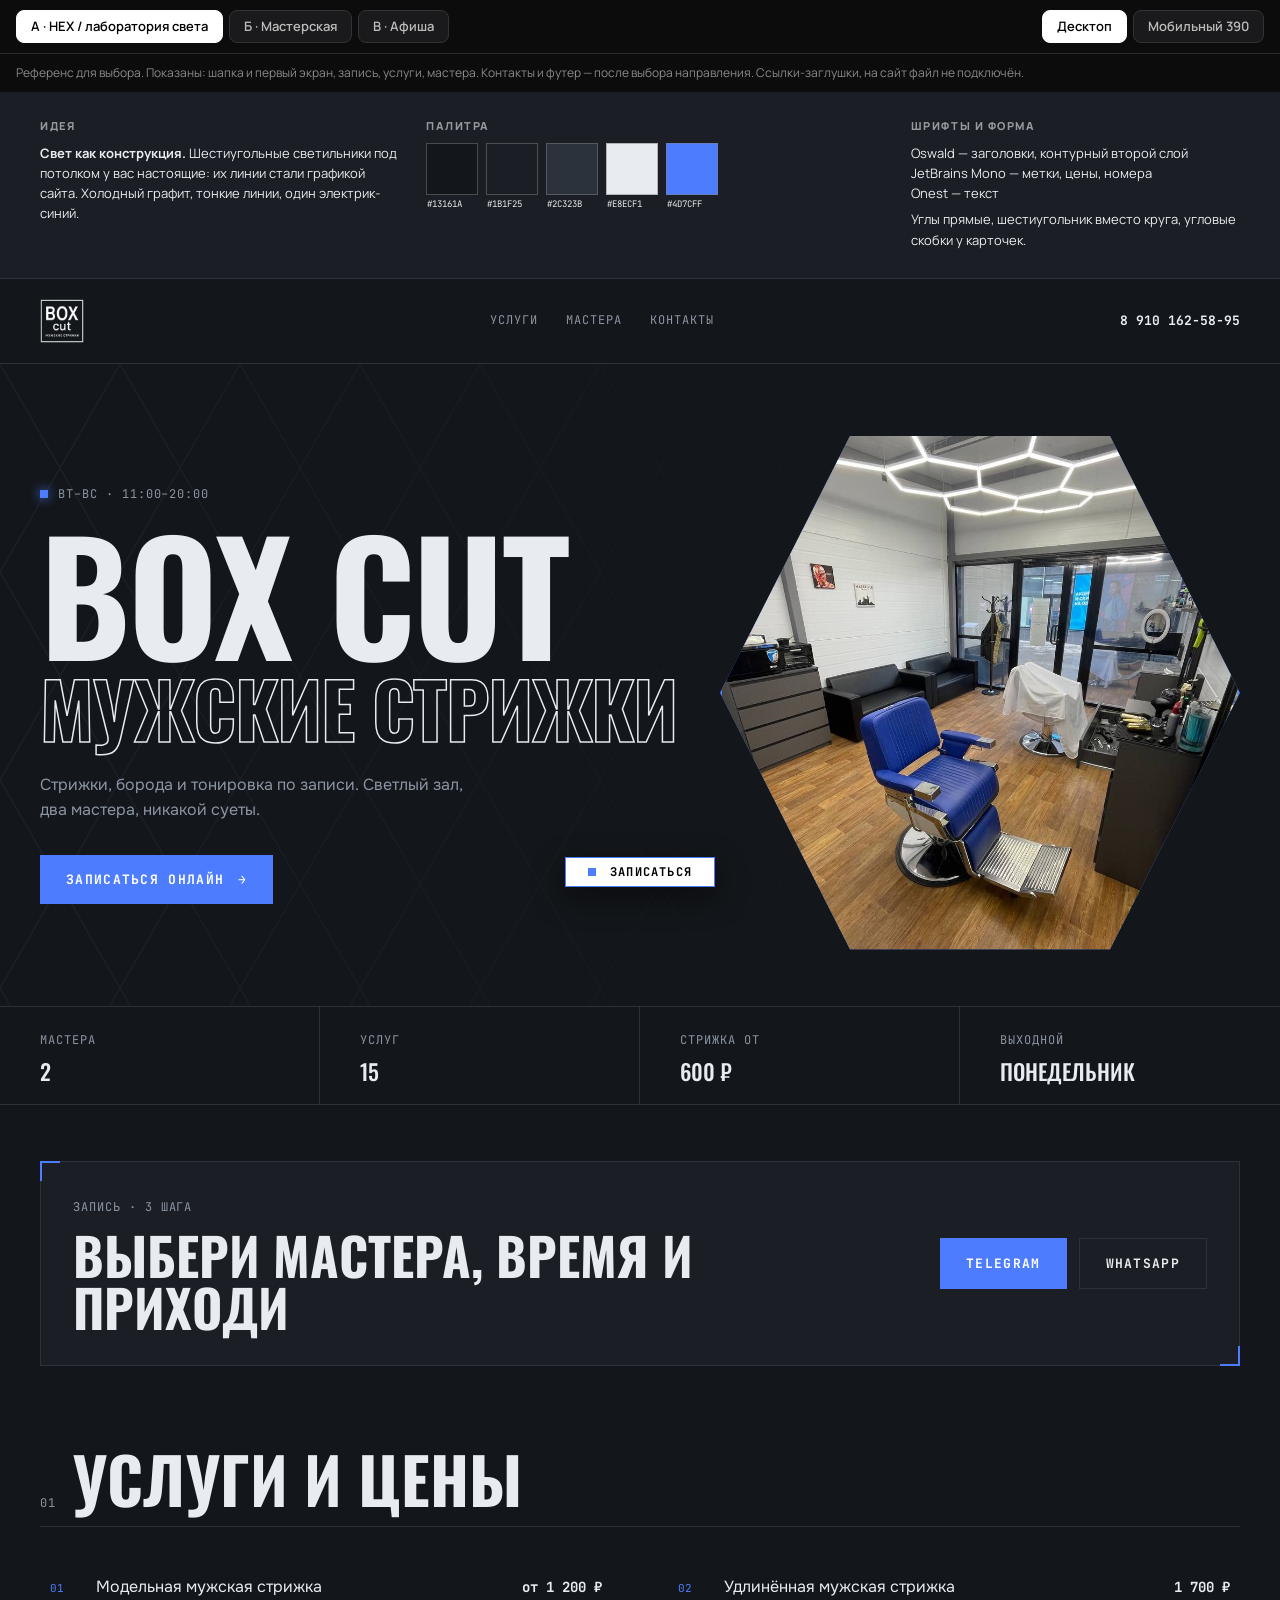
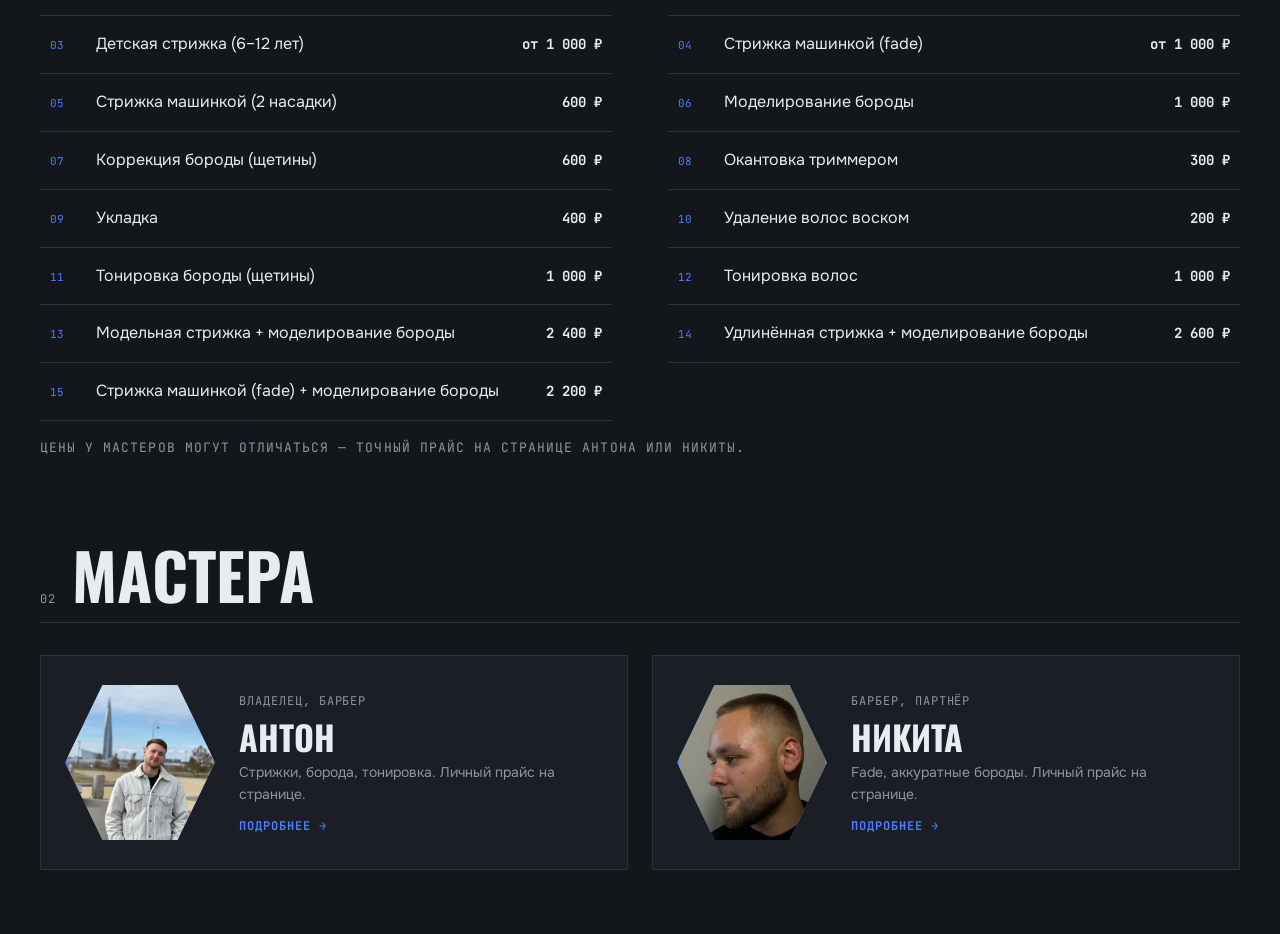
<file: design/redesign/index.html>
<!DOCTYPE html>
<html lang="ru">
<head>
<meta charset="utf-8">
<meta name="viewport" content="width=device-width, initial-scale=1">
<title>BOX cut — редизайн, три направления</title>
<meta name="description" content="Референс: три визуальных направления главной BOX cut. Черновик для выбора, на сайт не подключён.">
<link rel="preconnect" href="https://fonts.googleapis.com">
<link rel="preconnect" href="https://fonts.gstatic.com" crossorigin>
<link rel="stylesheet" href="https://fonts.googleapis.com/css2?family=JetBrains+Mono:wght@400;700&family=Manrope:wght@400;600;800&family=Onest:wght@400;600;800&family=Oswald:wght@500;700&family=Playfair+Display:ital,wght@0,600;0,800;1,600&family=Unbounded:wght@600;900&display=swap">
<style>
/* ============ Обвязка рефа (не часть сайта) ============ */
*{box-sizing:border-box;margin:0;padding:0}
html{scroll-behavior:smooth}
body{font-family:Manrope,sans-serif;background:#0c0c0d;color:#fff;-webkit-font-smoothing:antialiased}
a{color:inherit;text-decoration:none}
img{display:block;max-width:100%}
ul{list-style:none}
.ref-bar{position:sticky;top:0;z-index:50;display:flex;flex-wrap:wrap;gap:8px;align-items:center;justify-content:space-between;padding:10px 16px;background:#0c0c0d;border-bottom:1px solid #2a2a2c;font:600 13px/1 Manrope,sans-serif}
.ref-bar__tabs,.ref-bar__view{display:flex;gap:6px}
.ref-bar button{font:inherit;color:#bbb;background:#1a1a1c;border:1px solid #333;border-radius:8px;padding:9px 14px;cursor:pointer}
.ref-bar button[aria-pressed="true"]{background:#fff;color:#000;border-color:#fff}
.ref-note{padding:10px 16px;font:400 12px/1.5 Manrope,sans-serif;color:#8a8a8e;background:#0c0c0d}
.stage{container-type:inline-size;margin:0 auto;transition:max-width .25s}
.stage.is-mobile{max-width:390px;border-left:1px solid #333;border-right:1px solid #333}
.variant{display:none}
.variant.is-active{display:block}

/* блок «брендбук» в каждом варианте */
.bb{display:grid;grid-template-columns:1.1fr 1.4fr 1fr;gap:24px;padding:28px 40px;font:400 13px/1.55 Manrope,sans-serif;border-bottom:1px solid currentColor}
.bb h4{font:800 11px/1 Manrope,sans-serif;letter-spacing:.14em;text-transform:uppercase;margin-bottom:12px;opacity:.6}
.bb__sw{display:flex;gap:8px;flex-wrap:wrap}
.bb__sw i{display:block;width:52px;height:52px;border:1px solid rgba(128,128,128,.5);position:relative}
.bb__sw i b{position:absolute;left:0;top:56px;font:400 9px/1 'JetBrains Mono',monospace;white-space:nowrap;font-style:normal}
.bb__sw{padding-bottom:16px}
.bb p+p{margin-top:6px}
@container (max-width:800px){.bb{grid-template-columns:1fr;padding:20px 16px}}

/* ============================================================
   ВАРИАНТ А — «HEX / Лаборатория света»
   Графит, тонкие линии, шестиугольник из светильников, электрик-синий
   ============================================================ */
.a{--bg:#13161a;--bg2:#1b1f25;--line:#2c323b;--fg:#e8ecf1;--mute:#8b95a3;--ac:#4d7cff;
   background:var(--bg);color:var(--fg);font:400 16px/1.55 Onest,sans-serif}
.a .bb{background:var(--bg2);border-color:var(--line)}
.a .hex{clip-path:polygon(25% 3%,75% 3%,100% 50%,75% 97%,25% 97%,0 50%)}
.a__mono{font:400 12px/1 'JetBrains Mono',monospace;letter-spacing:.08em;text-transform:uppercase;color:var(--mute)}
.a__top{display:flex;align-items:center;justify-content:space-between;padding:20px 40px;border-bottom:1px solid var(--line)}
.a__top img{height:44px;width:auto}
.a__nav{display:flex;gap:28px}
.a__nav a{font:400 12px/1 'JetBrains Mono',monospace;letter-spacing:.08em;text-transform:uppercase;color:var(--mute);padding:6px 0;border-bottom:1px solid transparent;transition:.2s}
.a__nav a:hover{color:var(--fg);border-color:var(--ac)}
.a__tel{font:700 13px/1 'JetBrains Mono',monospace;color:var(--fg)}
.a__hero{display:grid;grid-template-columns:1.15fr 1fr;gap:0;align-items:center;padding:56px 40px 40px;position:relative;overflow:hidden}
.a__hero::before{content:"";position:absolute;inset:0;background:
  linear-gradient(60deg,transparent 49.6%,var(--line) 49.6%,var(--line) 50.4%,transparent 50.4%) 0 0/120px 208px,
  linear-gradient(-60deg,transparent 49.6%,var(--line) 49.6%,var(--line) 50.4%,transparent 50.4%) 0 0/120px 208px;
  opacity:.35;-webkit-mask:linear-gradient(90deg,#000,transparent 70%);mask:linear-gradient(90deg,#000,transparent 70%)}
.a__hero>*{position:relative}
.a__tag{display:inline-flex;gap:10px;align-items:center;margin-bottom:24px}
.a__tag::before{content:"";width:8px;height:8px;background:var(--ac);box-shadow:0 0 12px var(--ac)}
.a__h1{font:700 clamp(64px,12cqw,168px)/.88 Oswald,sans-serif;text-transform:uppercase;letter-spacing:-.01em}
.a__h1 span{display:block;font-size:.5em;line-height:1;margin-top:.12em;color:transparent;-webkit-text-stroke:1.5px var(--fg)}
.a__lead{max-width:440px;color:var(--mute);margin:28px 0 32px}
.a__btn{display:inline-flex;align-items:center;gap:14px;padding:18px 26px;background:var(--ac);color:#fff;font:700 13px/1 'JetBrains Mono',monospace;letter-spacing:.1em;text-transform:uppercase;transition:.2s;position:relative}
.a__btn:hover{background:#fff;color:#000}
.a__btn--ghost{background:transparent;border:1px solid var(--line);color:var(--fg)}
.a__btn--ghost:hover{border-color:var(--ac);background:transparent;color:var(--ac)}
.a__photo{aspect-ratio:1/1.05;background:var(--ac);padding:2px;justify-self:end;width:min(100%,520px)}
.a__photo img{width:100%;height:100%;object-fit:cover;object-position:50% 40%}
.a__strip{display:grid;grid-template-columns:repeat(4,1fr);border-block:1px solid var(--line)}
.a__strip div{padding:20px 40px;border-right:1px solid var(--line)}
.a__strip div:last-child{border:0}
.a__strip b{display:block;font:500 22px/1.2 Oswald,sans-serif;text-transform:uppercase;margin-top:6px}
.a__book{margin:56px 40px;border:1px solid var(--line);background:var(--bg2);display:grid;grid-template-columns:1fr auto;gap:24px;align-items:center;padding:32px;position:relative}
.a__book::before,.a__book::after{content:"";position:absolute;width:18px;height:18px;border:2px solid var(--ac)}
.a__book::before{left:-1px;top:-1px;border-right:0;border-bottom:0}
.a__book::after{right:-1px;bottom:-1px;border-left:0;border-top:0}
.a__book h2{font:700 clamp(30px,4.6cqw,52px)/1 Oswald,sans-serif;text-transform:uppercase;margin-top:10px}
.a__book-btns{display:flex;gap:12px;flex-wrap:wrap}
.a__sec{padding:24px 40px 64px}
.a__sec-h{display:flex;align-items:baseline;gap:16px;margin-bottom:32px;border-bottom:1px solid var(--line);padding-bottom:16px}
.a__sec-h h2{font:700 clamp(36px,5cqw,64px)/1 Oswald,sans-serif;text-transform:uppercase}
.a__list{display:grid;grid-template-columns:1fr 1fr;column-gap:56px}
.a__row{display:grid;grid-template-columns:34px 1fr auto;gap:12px;align-items:baseline;padding:16px 10px;border-bottom:1px solid var(--line);transition:.2s}
.a__row:hover{background:var(--bg2);box-shadow:inset 2px 0 var(--ac)}
.a__row i{font:400 11px/1 'JetBrains Mono',monospace;color:var(--ac);font-style:normal}
.a__row span:last-child{font:700 14px/1 'JetBrains Mono',monospace;white-space:nowrap}
.a__note{margin-top:20px;font-size:13px}
.a__masters{display:grid;grid-template-columns:1fr 1fr;gap:24px}
.a__m{display:grid;grid-template-columns:150px 1fr;gap:24px;align-items:center;padding:24px;border:1px solid var(--line);background:var(--bg2);transition:.2s}
.a__m:hover{border-color:var(--ac)}
.a__m .hex{aspect-ratio:1/1.1;background:var(--ac);padding:2px}
.a__m img{width:100%;height:100%;object-fit:cover}
.a__m h3{font:700 34px/1 Oswald,sans-serif;text-transform:uppercase;margin:8px 0}
.a__m p{color:var(--mute);font-size:14px}
.a__m em{display:inline-block;margin-top:14px;font:700 12px/1 'JetBrains Mono',monospace;color:var(--ac);font-style:normal;letter-spacing:.08em;text-transform:uppercase}
.a__dock{position:sticky;bottom:14px;z-index:5;display:flex;justify-content:center;pointer-events:none;height:0}
.a__dock a{pointer-events:auto;transform:translateY(-100%);display:flex;gap:14px;align-items:center;padding:14px 22px;background:#fff;color:#000;font:700 12px/1 'JetBrains Mono',monospace;letter-spacing:.1em;text-transform:uppercase;box-shadow:0 0 0 1px var(--ac),0 10px 30px rgba(0,0,0,.5)}
.a__dock a::before{content:"";width:8px;height:8px;background:var(--ac);animation:blink 1.4s infinite}
@keyframes blink{50%{opacity:.2}}
@container (max-width:800px){
  .a__top{padding:14px 16px}.a__nav{display:none}
  .a__hero{grid-template-columns:1fr;padding:32px 16px}
  .a__photo{justify-self:center;width:88%;margin-top:28px}
  .a__strip{grid-template-columns:1fr 1fr}.a__strip div{padding:14px 16px;border-bottom:1px solid var(--line)}
  .a__book{margin:32px 16px;grid-template-columns:1fr;padding:22px 18px}
  .a__sec{padding:16px 16px 48px}.a__list{grid-template-columns:1fr}
  .a__masters{grid-template-columns:1fr}.a__m{grid-template-columns:110px 1fr;gap:16px;padding:16px}
  .a__m h3{font-size:28px}
}

/* ============================================================
   ВАРИАНТ Б — «Мастерская»
   Бумага, чернила, терракота, засечки, штампы и талоны
   ============================================================ */
.b{--paper:#efe6d6;--card:#f9f3e7;--ink:#211b16;--ac:#b5532b;--wood:#8b5a35;--mute:#6d6255;
   background:var(--paper);color:var(--ink);font:400 17px/1.6 Manrope,sans-serif}
.b .bb{background:var(--card);border-color:var(--ink)}
.b__top{background:var(--ink);color:var(--paper);display:flex;justify-content:space-between;align-items:center;padding:14px 40px;font:600 13px/1 Manrope,sans-serif;letter-spacing:.04em}
.b__top img{height:40px;width:auto}
.b__nav{display:flex;gap:30px}
.b__nav a{border-bottom:1px solid transparent;padding-bottom:3px;transition:.2s}
.b__nav a:hover{border-color:var(--ac);color:#fff}
.b__hero{padding:64px 40px 56px;display:grid;grid-template-columns:1.2fr 1fr;gap:48px;align-items:center;border-bottom:3px double var(--ink);margin:0 40px;padding-left:0;padding-right:0}
.b__est{display:flex;gap:14px;align-items:center;font:600 12px/1 Manrope,sans-serif;letter-spacing:.2em;text-transform:uppercase;color:var(--wood);margin-bottom:22px}
.b__est::before,.b__est::after{content:"";height:1px;width:40px;background:var(--wood)}
.b__h1{font:800 clamp(64px,11cqw,150px)/.92 'Playfair Display',serif;letter-spacing:-.02em}
.b__h1 em{display:block;font-size:.5em;line-height:1.05;margin-top:.14em;font-style:italic;font-weight:600;color:var(--ac)}
.b__lead{max-width:460px;margin:26px 0 32px;color:var(--mute);font-size:18px}
.b__btn{display:inline-block;padding:17px 30px;background:var(--ink);color:var(--paper);font:800 14px/1 Manrope,sans-serif;letter-spacing:.06em;text-transform:uppercase;border-radius:2px;transition:.2s;box-shadow:4px 4px 0 var(--ac)}
.b__btn:hover{transform:translate(2px,2px);box-shadow:2px 2px 0 var(--ac)}
.b__btn--alt{background:transparent;color:var(--ink);border:2px solid var(--ink);box-shadow:none;padding:15px 28px}
.b__btn--alt:hover{background:var(--ink);color:var(--paper);transform:none;box-shadow:none}
.b__arch{position:relative;justify-self:center;width:min(100%,440px)}
.b__arch .ph{aspect-ratio:3/4;border-radius:999px 999px 6px 6px;overflow:hidden;border:2px solid var(--ink);box-shadow:8px 8px 0 var(--wood)}
.b__arch img{width:100%;height:100%;object-fit:cover;object-position:50% 45%}
.b__stamp{position:absolute;left:-34px;bottom:34px;width:128px;height:128px;transform:rotate(-14deg);color:var(--ac);background:var(--paper);border-radius:50%}
.b__stamp text{font:800 10.5px Manrope,sans-serif;letter-spacing:.18em;fill:currentColor;text-transform:uppercase}
.b__stamp .c{font:800 30px 'Playfair Display',serif;letter-spacing:0}
.b__ticket{margin:56px 40px;background:var(--card);border:2px dashed var(--ink);border-radius:6px;display:grid;grid-template-columns:1fr auto;gap:28px;padding:32px 40px;position:relative;align-items:center}
.b__ticket::before,.b__ticket::after{content:"";position:absolute;top:50%;width:28px;height:28px;background:var(--paper);border:2px dashed var(--ink);border-radius:50%;margin-top:-14px}
.b__ticket::before{left:-16px;clip-path:inset(0 0 0 50%)}
.b__ticket::after{right:-16px;clip-path:inset(0 50% 0 0)}
.b__ticket small{font:800 11px/1 Manrope,sans-serif;letter-spacing:.2em;text-transform:uppercase;color:var(--ac)}
.b__ticket h2{font:800 clamp(28px,4.2cqw,46px)/1.05 'Playfair Display',serif;margin-top:8px}
.b__ticket p{color:var(--mute);margin-top:6px;font-size:15px}
.b__ticket-btns{display:flex;gap:12px;flex-wrap:wrap}
.b__sec{padding:16px 40px 64px}
.b__sec-h{text-align:center;margin-bottom:36px}
.b__sec-h small{font:800 11px/1 Manrope,sans-serif;letter-spacing:.24em;text-transform:uppercase;color:var(--wood)}
.b__sec-h h2{font:800 clamp(38px,5.4cqw,68px)/1.05 'Playfair Display',serif;margin-top:10px}
.b__sec-h h2 em{font-style:italic;font-weight:600;color:var(--ac)}
.b__orn{display:block;margin:14px auto 0;width:120px;height:14px;background:
  radial-gradient(circle at 50% 50%,var(--ac) 0 4px,transparent 5px),
  linear-gradient(var(--ink),var(--ink)) 0 50%/44px 1px no-repeat,
  linear-gradient(var(--ink),var(--ink)) 100% 50%/44px 1px no-repeat}
.b__menu{background:var(--card);border:2px solid var(--ink);padding:14px;box-shadow:8px 8px 0 var(--wood)}
.b__menu-in{border:1px solid var(--ink);padding:34px 44px;display:grid;grid-template-columns:1fr 1fr;column-gap:64px}
.b__item{display:flex;align-items:baseline;gap:8px;padding:11px 0}
.b__item span:first-child{font:600 19px/1.25 'Playfair Display',serif}
.b__item i{flex:1;border-bottom:2px dotted var(--wood);transform:translateY(-4px);min-width:16px;opacity:.6}
.b__item b{font:800 16px/1 Manrope,sans-serif;white-space:nowrap;color:var(--ac)}
.b__note{text-align:center;margin-top:22px;font-size:14px;color:var(--mute);font-style:italic}
.b__masters{display:grid;grid-template-columns:1fr 1fr;gap:56px;max-width:900px;margin:0 auto;padding-top:14px}
.b__m{background:#fff;padding:14px 14px 22px;border:1px solid #d6cbb6;box-shadow:0 14px 26px -12px rgba(33,27,22,.4);transition:.25s;position:relative}
.b__m:nth-child(1){transform:rotate(-2deg)}.b__m:nth-child(2){transform:rotate(1.6deg)}
.b__m:hover{transform:rotate(0) translateY(-6px)}
.b__m::before{content:"";position:absolute;top:-14px;left:50%;width:96px;height:28px;margin-left:-48px;background:rgba(181,83,43,.35);transform:rotate(-3deg)}
.b__m .ph{aspect-ratio:3/4;overflow:hidden}
.b__m img{width:100%;height:100%;object-fit:cover}
.b__m h3{font:800 34px/1 'Playfair Display',serif;margin:18px 0 4px;text-align:center}
.b__m p{text-align:center;font-style:italic;color:var(--mute)}
.b__m em{display:block;text-align:center;margin-top:12px;font:800 12px/1 Manrope,sans-serif;letter-spacing:.14em;text-transform:uppercase;color:var(--ac);font-style:normal}
.b__dock{position:sticky;bottom:0;z-index:5;display:flex;justify-content:center;gap:16px;align-items:center;padding:12px 16px;background:var(--ink);color:var(--paper);font:600 14px/1 Manrope,sans-serif}
.b__dock a.b__btn{background:var(--ac);color:#fff;box-shadow:none;padding:12px 20px;font-size:13px}
@container (max-width:800px){
  .b__top{padding:12px 16px}.b__nav{display:none}
  .b__hero{grid-template-columns:1fr;margin:0 16px;padding:36px 0;gap:36px}
  .b__stamp{left:-6px;width:100px;height:100px}
  .b__ticket{margin:32px 16px;grid-template-columns:1fr;padding:26px 22px}
  .b__sec{padding:8px 16px 48px}
  .b__menu-in{grid-template-columns:1fr;padding:18px 16px}
  .b__item span:first-child{font-size:16px}
  .b__masters{grid-template-columns:1fr;gap:44px;padding:14px 12px 0}
  .b__dock span{display:none}
}

/* ============================================================
   ВАРИАНТ В — «Афиша», второй заход: чистая типографика
   Светлый лист, тонкие линии, ровная сетка фото, один кобальт
   ============================================================ */
.c{--bg:#f3f3f0;--k:#0d0e12;--mute:#6b6e78;--line:#d9d9d3;--b:#1f3bff;--w:#fff;
   background:var(--bg);color:var(--k);font:400 17px/1.55 Onest,sans-serif}
.c .bb{background:var(--w);border-color:var(--line)}
.c__top{display:flex;justify-content:space-between;align-items:center;padding:20px 40px;background:var(--k);color:#fff}
.c__top img{height:42px;width:auto}
.c__nav{display:flex;gap:36px}
.c__nav a{font:600 13px/1 Onest,sans-serif;letter-spacing:.06em;text-transform:uppercase;padding:6px 0;border-bottom:1px solid transparent;transition:.2s}
.c__nav a:hover{border-color:var(--b);color:#fff}
.c__hero{padding:36px 40px 0}
.c__meta{display:flex;justify-content:space-between;gap:12px;font:600 12px/1 Onest,sans-serif;letter-spacing:.1em;text-transform:uppercase;color:var(--mute);padding-bottom:18px;border-bottom:1px solid var(--line)}
.c__h1{font:800 clamp(56px,22.5cqw,440px)/.86 Onest,sans-serif;text-transform:uppercase;letter-spacing:-.055em;margin:32px 0 0 -.04em}
.c__row{display:grid;grid-template-columns:.8fr 1.6fr;gap:48px;align-items:start;padding:36px 0 56px}
.c__lead{font-size:22px;line-height:1.4;font-weight:600;max-width:400px}
.c__btns{display:flex;gap:12px;flex-wrap:wrap;margin-top:28px}
.c__btn{display:inline-flex;align-items:center;gap:12px;padding:19px 30px;background:var(--b);color:#fff;font:700 14px/1 Onest,sans-serif;letter-spacing:.06em;text-transform:uppercase;transition:.2s;border:1px solid var(--b)}
.c__btn:hover{background:var(--k);border-color:var(--k)}
.c__btn--w{background:transparent;color:var(--k);border-color:var(--k)}
.c__btn--w:hover{background:var(--k);color:#fff}
.c__coll{display:grid;grid-template-columns:1fr 1.3fr 1fr;gap:12px;align-items:end}
.c__coll figure{overflow:hidden;background:var(--line)}
.c__coll figure:nth-child(2){transform:translateY(-32px)}
.c__coll img{width:100%;aspect-ratio:3/4;object-fit:cover;transition:transform .5s}
.c__coll figure:hover img{transform:scale(1.04)}
.c__marq{border-block:1px solid var(--line);overflow:hidden;white-space:nowrap;padding:18px 0;font:800 22px/1 Onest,sans-serif;text-transform:uppercase;letter-spacing:-.01em;background:var(--bg)}
.c__marq div{display:inline-block;animation:marq 26s linear infinite}
@keyframes marq{to{transform:translateX(-50%)}}
.c__marq span{margin:0 30px;display:inline-flex;align-items:center;gap:60px}
.c__marq span::after{content:"";width:8px;height:8px;background:var(--b)}
.c__book{background:var(--b);color:#fff;padding:72px 40px;display:grid;grid-template-columns:1.3fr 1fr;gap:48px;align-items:end}
.c__book h2{font:800 clamp(38px,6.6cqw,104px)/.92 Onest,sans-serif;text-transform:uppercase;letter-spacing:-.04em}
.c__book-b{display:grid;gap:0;border-top:1px solid rgba(255,255,255,.4)}
.c__book-b a{display:flex;justify-content:space-between;align-items:center;padding:24px 4px;border-bottom:1px solid rgba(255,255,255,.4);font:700 20px/1 Onest,sans-serif;text-transform:uppercase;letter-spacing:.02em;transition:.2s}
.c__book-b a:hover{padding-inline:16px;background:#fff;color:var(--b)}
.c__sec{padding:88px 40px 24px}
.c__sec h2{font:800 clamp(44px,10cqw,160px)/.86 Onest,sans-serif;text-transform:uppercase;letter-spacing:-.055em;margin-bottom:44px;display:flex;align-items:flex-start;gap:14px}
.c__sec h2 sup{font:600 13px/1 Onest,sans-serif;letter-spacing:.08em;color:var(--b);margin-top:.6em}
.c__s{display:grid;grid-template-columns:1fr auto;gap:16px;align-items:baseline;padding:22px 0;border-top:1px solid var(--line);transition:.2s}
.c__s:last-of-type{border-bottom:1px solid var(--line)}
.c__s:hover{color:var(--b);padding-inline:12px}
.c__s h3{font:600 clamp(18px,2.4cqw,28px)/1.2 Onest,sans-serif}
.c__s b{font:700 clamp(16px,2cqw,24px)/1 Onest,sans-serif;white-space:nowrap;font-variant-numeric:tabular-nums}
.c__note{margin-top:20px;font-size:14px;color:var(--mute)}
.c__ms{display:grid;grid-template-columns:1fr 1fr;gap:12px;padding:0 40px}
.c__m{display:block}
.c__m .ph{position:relative;aspect-ratio:4/5;overflow:hidden;background:var(--line)}
.c__m img{position:absolute;inset:0;width:100%;height:100%;object-fit:cover;filter:grayscale(1);transition:filter .4s,transform .6s}
.c__m:hover img{filter:none;transform:scale(1.03)}
.c__m div.cap{display:flex;justify-content:space-between;align-items:baseline;gap:12px;padding:18px 0 4px;border-bottom:1px solid var(--line)}
.c__m h3{font:800 clamp(34px,6.4cqw,96px)/.9 Onest,sans-serif;text-transform:uppercase;letter-spacing:-.05em}
.c__m span{font:600 13px/1.2 Onest,sans-serif;letter-spacing:.08em;text-transform:uppercase;color:var(--mute);text-align:right}
.c__dock{position:sticky;bottom:16px;z-index:5;height:0;display:flex;justify-content:flex-end;padding-right:16px}
.c__dock a{transform:translateY(-100%);padding:16px 24px;background:var(--k);color:#fff;font:700 13px/1 Onest,sans-serif;letter-spacing:.08em;text-transform:uppercase;box-shadow:0 8px 24px rgba(13,14,18,.25);transition:.2s;display:flex;gap:10px;align-items:center}
.c__dock a::before{content:"";width:8px;height:8px;background:var(--b);border-radius:50%}
.c__dock a:hover{background:var(--b)}
@container (max-width:800px){
  .c__top{padding:14px 16px}.c__nav{display:none}
  .c__hero{padding:24px 16px 0}
  .c__meta span:nth-child(2){display:none}
  .c__h1{font-size:21cqw;margin-top:22px}
  .c__row{grid-template-columns:1fr;gap:32px;padding:24px 0 40px}
  .c__lead{font-size:19px}
  .c__coll{gap:8px}.c__coll figure:nth-child(2){transform:none}
  .c__marq{font-size:15px;padding:14px 0}.c__marq span{gap:36px;margin:0 18px}
  .c__book{grid-template-columns:1fr;padding:48px 16px;gap:32px}
  .c__book-b a{font-size:17px;padding:20px 2px}
  .c__sec{padding:56px 16px 16px}
  .c__s{padding:16px 0}
  .c__ms{grid-template-columns:1fr;padding:0 16px}
  .c__m .ph{aspect-ratio:1/1}
  .c__dock a{padding:14px 18px}
}
</style>

</head>
<body>

<div class="ref-bar">
  <div class="ref-bar__tabs" role="tablist" aria-label="Направления">
    <button role="tab" data-v="a" aria-pressed="true">А · HEX / лаборатория света</button>
    <button role="tab" data-v="b" aria-pressed="false">Б · Мастерская</button>
    <button role="tab" data-v="c" aria-pressed="false">В · Афиша</button>
  </div>
  <div class="ref-bar__view">
    <button data-w="d" aria-pressed="true">Десктоп</button>
    <button data-w="m" aria-pressed="false">Мобильный 390</button>
  </div>
</div>
<p class="ref-note">Референс для выбора. Показаны: шапка и первый экран, запись, услуги, мастера. Контакты и футер — после выбора направления. Ссылки-заглушки, на сайт файл не подключён.</p>

<div class="stage" id="stage">

<!-- ======================= А ======================= -->
<div class="variant a is-active" id="v-a">
  <div class="bb">
    <div><h4>Идея</h4><p><b>Свет как конструкция.</b> Шестиугольные светильники под потолком у вас настоящие: их линии стали графикой сайта. Холодный графит, тонкие линии, один электрик-синий.</p></div>
    <div><h4>Палитра</h4><div class="bb__sw">
      <i style="background:#13161a"><b>#13161A</b></i><i style="background:#1b1f25"><b>#1B1F25</b></i><i style="background:#2c323b"><b>#2C323B</b></i><i style="background:#e8ecf1"><b>#E8ECF1</b></i><i style="background:#4d7cff"><b>#4D7CFF</b></i></div></div>
    <div><h4>Шрифты и форма</h4><p>Oswald — заголовки, контурный второй слой<br>JetBrains Mono — метки, цены, номера<br>Onest — текст</p><p>Углы прямые, шестиугольник вместо круга, угловые скобки у карточек.</p></div>
  </div>

  <header class="a__top">
    <img src="../../assets/brand/logo-white.png" alt="BOX cut">
    <nav class="a__nav" aria-label="Меню"><a href="#">Услуги</a><a href="#">Мастера</a><a href="#">Контакты</a></nav>
    <a class="a__tel" href="tel:+79101625895">8 910 162-58-95</a>
  </header>

  <section class="a__hero">
    <div>
      <div class="a__tag a__mono">Вт–Вс · 11:00–20:00</div>
      <h1 class="a__h1">BOX cut<span>мужские стрижки</span></h1>
      <p class="a__lead">Стрижки, борода и тонировка по записи. Светлый зал, два мастера, никакой суеты.</p>
      <a class="a__btn" href="#">Записаться онлайн <span>→</span></a>
    </div>
    <div class="a__photo hex"><img src="../../assets/interior/hall-lights.jpg" alt="Зал барбершопа BOX cut с шестиугольными светильниками"></div>
  </section>

  <div class="a__strip">
    <div><span class="a__mono">Мастера</span><b>2</b></div>
    <div><span class="a__mono">Услуг</span><b>15</b></div>
    <div><span class="a__mono">Стрижка от</span><b>600 ₽</b></div>
    <div><span class="a__mono">Выходной</span><b>Понедельник</b></div>
  </div>

  <section class="a__book">
    <div><span class="a__mono">Запись · 3 шага</span><h2>Выбери мастера, время и приходи</h2></div>
    <div class="a__book-btns"><a class="a__btn" href="#">Telegram</a><a class="a__btn a__btn--ghost" href="#">WhatsApp</a></div>
  </section>

  <section class="a__sec">
    <div class="a__sec-h"><span class="a__mono">01</span><h2>Услуги и цены</h2></div>
    <ul class="a__list">
      <li class="a__row"><i>01</i><span>Модельная мужская стрижка</span><span>от 1 200 ₽</span></li>
      <li class="a__row"><i>02</i><span>Удлинённая мужская стрижка</span><span>1 700 ₽</span></li>
      <li class="a__row"><i>03</i><span>Детская стрижка (6–12 лет)</span><span>от 1 000 ₽</span></li>
      <li class="a__row"><i>04</i><span>Стрижка машинкой (fade)</span><span>от 1 000 ₽</span></li>
      <li class="a__row"><i>05</i><span>Стрижка машинкой (2 насадки)</span><span>600 ₽</span></li>
      <li class="a__row"><i>06</i><span>Моделирование бороды</span><span>1 000 ₽</span></li>
      <li class="a__row"><i>07</i><span>Коррекция бороды (щетины)</span><span>600 ₽</span></li>
      <li class="a__row"><i>08</i><span>Окантовка триммером</span><span>300 ₽</span></li>
      <li class="a__row"><i>09</i><span>Укладка</span><span>400 ₽</span></li>
      <li class="a__row"><i>10</i><span>Удаление волос воском</span><span>200 ₽</span></li>
      <li class="a__row"><i>11</i><span>Тонировка бороды (щетины)</span><span>1 000 ₽</span></li>
      <li class="a__row"><i>12</i><span>Тонировка волос</span><span>1 000 ₽</span></li>
      <li class="a__row"><i>13</i><span>Модельная стрижка + моделирование бороды</span><span>2 400 ₽</span></li>
      <li class="a__row"><i>14</i><span>Удлинённая стрижка + моделирование бороды</span><span>2 600 ₽</span></li>
      <li class="a__row"><i>15</i><span>Стрижка машинкой (fade) + моделирование бороды</span><span>2 200 ₽</span></li>
    </ul>
    <p class="a__note a__mono">Цены у мастеров могут отличаться — точный прайс на странице Антона или Никиты.</p>
  </section>

  <section class="a__sec">
    <div class="a__sec-h"><span class="a__mono">02</span><h2>Мастера</h2></div>
    <div class="a__masters">
      <a class="a__m" href="#"><div class="hex"><img src="../../assets/anton/portrait.jpg" alt="Антон, владелец и барбер"></div><div><span class="a__mono">Владелец, барбер</span><h3>Антон</h3><p>Стрижки, борода, тонировка. Личный прайс на странице.</p><em>Подробнее →</em></div></a>
      <a class="a__m" href="#"><div class="hex"><img src="../../assets/nikita/portrait.jpg" alt="Никита, барбер и партнёр"></div><div><span class="a__mono">Барбер, партнёр</span><h3>Никита</h3><p>Fade, аккуратные бороды. Личный прайс на странице.</p><em>Подробнее →</em></div></a>
    </div>
  </section>
  <div class="a__dock"><a href="#">Записаться</a></div>
</div>

<!-- ======================= Б ======================= -->
<div class="variant b" id="v-b">
  <div class="bb">
    <div><h4>Идея</h4><p><b>Цирюльня, но современная.</b> Тёплое дерево пола, бумага, чернила. Меню услуг как в хорошей кофейне, талон вместо кнопки, карточки мастеров как снимки на пробковой доске.</p></div>
    <div><h4>Палитра</h4><div class="bb__sw">
      <i style="background:#efe6d6"><b>#EFE6D6</b></i><i style="background:#f9f3e7"><b>#F9F3E7</b></i><i style="background:#211b16"><b>#211B16</b></i><i style="background:#8b5a35"><b>#8B5A35</b></i><i style="background:#b5532b"><b>#B5532B</b></i></div></div>
    <div><h4>Шрифты и форма</h4><p>Playfair Display — заголовки, курсив для акцента<br>Manrope — текст и метки</p><p>Двойные линии, пунктирные «выкройки», арка для фото, жёсткие смещённые тени.</p></div>
  </div>

  <header class="b__top">
    <img src="../../assets/brand/logo-white.png" alt="BOX cut">
    <nav class="b__nav" aria-label="Меню"><a href="#">Услуги и цены</a><a href="#">Мастера</a><a href="#">Контакты</a></nav>
    <a href="tel:+79101625895">8 910 162-58-95</a>
  </header>

  <section class="b__hero">
    <div>
      <div class="b__est">Вт–Вс · 11:00–20:00</div>
      <h1 class="b__h1">BOX cut <em>мужские стрижки</em></h1>
      <p class="b__lead">Стрижки, борода и тонировка по записи. Два мастера, светлый зал и кресло, в котором не хочется спешить.</p>
      <a class="b__btn" href="#">Записаться онлайн</a>
    </div>
    <div class="b__arch">
      <div class="ph"><img src="../../assets/interior/chair-front.jpg" alt="Синее барберское кресло у зеркала в BOX cut"></div>
      <svg class="b__stamp" viewBox="0 0 120 120" aria-hidden="true"><defs><path id="circ" d="M60,60 m-44,0 a44,44 0 1,1 88,0 a44,44 0 1,1 -88,0"/></defs><circle cx="60" cy="60" r="57" fill="none" stroke="currentColor" stroke-width="2"/><circle cx="60" cy="60" r="30" fill="none" stroke="currentColor" stroke-width="1"/><text><textPath href="#circ">Барбершоп · по записи ·</textPath></text><text class="c" x="60" y="70" text-anchor="middle">B</text></svg>
    </div>
  </section>

  <section class="b__ticket">
    <div><small>Талон · №1</small><h2>Запишитесь на удобное время</h2><p>Выберите мастера и час в мессенджере, остальное мы возьмём на себя.</p></div>
    <div class="b__ticket-btns"><a class="b__btn" href="#">Telegram</a><a class="b__btn b__btn--alt" href="#">WhatsApp</a></div>
  </section>

  <section class="b__sec">
    <div class="b__sec-h"><small>Прейскурант</small><h2>Услуги <em>и цены</em></h2><span class="b__orn"></span></div>
    <div class="b__menu"><div class="b__menu-in">
      <div class="b__item"><span>Модельная мужская стрижка</span><i></i><b>от 1 200 ₽</b></div>
      <div class="b__item"><span>Удлинённая мужская стрижка</span><i></i><b>1 700 ₽</b></div>
      <div class="b__item"><span>Детская стрижка (6–12 лет)</span><i></i><b>от 1 000 ₽</b></div>
      <div class="b__item"><span>Стрижка машинкой (fade)</span><i></i><b>от 1 000 ₽</b></div>
      <div class="b__item"><span>Стрижка машинкой (2 насадки)</span><i></i><b>600 ₽</b></div>
      <div class="b__item"><span>Моделирование бороды</span><i></i><b>1 000 ₽</b></div>
      <div class="b__item"><span>Коррекция бороды (щетины)</span><i></i><b>600 ₽</b></div>
      <div class="b__item"><span>Окантовка триммером</span><i></i><b>300 ₽</b></div>
      <div class="b__item"><span>Укладка</span><i></i><b>400 ₽</b></div>
      <div class="b__item"><span>Удаление волос воском</span><i></i><b>200 ₽</b></div>
      <div class="b__item"><span>Тонировка бороды (щетины)</span><i></i><b>1 000 ₽</b></div>
      <div class="b__item"><span>Тонировка волос</span><i></i><b>1 000 ₽</b></div>
      <div class="b__item"><span>Модельная стрижка + моделирование бороды</span><i></i><b>2 400 ₽</b></div>
      <div class="b__item"><span>Удлинённая стрижка + моделирование бороды</span><i></i><b>2 600 ₽</b></div>
      <div class="b__item"><span>Стрижка машинкой (fade) + моделирование бороды</span><i></i><b>2 200 ₽</b></div>
    </div></div>
    <p class="b__note">Цены у мастеров могут отличаться — точный прайс на странице Антона или Никиты.</p>
  </section>

  <section class="b__sec">
    <div class="b__sec-h"><small>Кто стрижёт</small><h2>Наши <em>мастера</em></h2><span class="b__orn"></span></div>
    <div class="b__masters">
      <a class="b__m" href="#"><div class="ph"><img src="../../assets/anton/portrait.jpg" alt="Антон, владелец и барбер"></div><h3>Антон</h3><p>Владелец, барбер</p><em>Подробнее</em></a>
      <a class="b__m" href="#"><div class="ph"><img src="../../assets/nikita/portrait.jpg" alt="Никита, барбер и партнёр"></div><h3>Никита</h3><p>Барбер, партнёр</p><em>Подробнее</em></a>
    </div>
  </section>
  <div class="b__dock"><span>Вт–Вс · 11:00–20:00</span><a class="b__btn" href="#">Записаться</a></div>
</div>

<!-- ======================= В ======================= -->
<div class="variant c" id="v-c">
  <div class="bb">
    <div><h4>Идея</h4><p><b>Журнальная типографика.</b> Светлый лист, огромный плотный заголовок, тонкие линии-разделители и один кобальт из вашего кресла. Без рамок, теней и наклонов: работают только кегль, сетка и фото.</p></div>
    <div><h4>Палитра</h4><div class="bb__sw">
      <i style="background:#f3f3f0"><b>#F3F3F0</b></i><i style="background:#0d0e12"><b>#0D0E12</b></i><i style="background:#d9d9d3"><b>#D9D9D3</b></i><i style="background:#6b6e78"><b>#6B6E78</b></i><i style="background:#1f3bff"><b>#1F3BFF</b></i></div></div>
    <div><h4>Шрифты и форма</h4><p>Onest 800 — заголовки, плотный трекинг<br>Onest 400–600 — текст и метки</p><p>Прямые углы, линии 1px, ровные фото одной сетки, цвет мастеров проявляется по наведению.</p></div>
  </div>

  <header class="c__top">
    <img src="../../assets/brand/logo-white.png" alt="BOX cut">
    <nav class="c__nav" aria-label="Меню"><a href="#">Услуги</a><a href="#">Мастера</a><a href="#">Контакты</a></nav>
  </header>

  <section class="c__hero">
    <div class="c__meta"><span>Вт–Вс 11:00–20:00</span><span>Понедельник выходной</span><span>8 910 162-58-95</span></div>
    <h1 class="c__h1">BOX cut</h1>
    <div class="c__row">
      <div><p class="c__lead">Мужские стрижки, борода и тонировка по записи.</p>
        <div class="c__btns"><a class="c__btn" href="#">Записаться →</a><a class="c__btn c__btn--w" href="#">Цены</a></div></div>
      <div class="c__coll">
        <figure><img src="../../assets/interior/chair-front.jpg" alt="Кресло и зеркала"></figure>
        <figure><img src="../../assets/interior/hall-lights.jpg" alt="Зал с шестиугольными светильниками"></figure>
        <figure><img src="../../assets/interior/tools.jpg" alt="Инструмент мастера"></figure>
      </div>
    </div>
  </section>

  <div class="c__marq" aria-hidden="true"><div><span>Стрижки</span><span>Борода</span><span>Тонировка</span><span>Fade</span><span>Укладка</span><span>Стрижки</span><span>Борода</span><span>Тонировка</span><span>Fade</span><span>Укладка</span><span>Стрижки</span><span>Борода</span><span>Тонировка</span><span>Fade</span><span>Укладка</span><span>Стрижки</span><span>Борода</span><span>Тонировка</span><span>Fade</span><span>Укладка</span></div></div>

  <section class="c__book">
    <h2>Записаться на стрижку</h2>
    <div class="c__book-b"><a href="#">Telegram <span>→</span></a><a href="#">WhatsApp <span>→</span></a></div>
  </section>

  <section class="c__sec">
    <h2>Услуги<sup>15</sup></h2>
    <div>
      <div class="c__s"><h3>Модельная мужская стрижка</h3><b>от 1 200 ₽</b></div>
      <div class="c__s"><h3>Удлинённая мужская стрижка</h3><b>1 700 ₽</b></div>
      <div class="c__s"><h3>Детская стрижка (6–12 лет)</h3><b>от 1 000 ₽</b></div>
      <div class="c__s"><h3>Стрижка машинкой (fade)</h3><b>от 1 000 ₽</b></div>
      <div class="c__s"><h3>Стрижка машинкой (2 насадки)</h3><b>600 ₽</b></div>
      <div class="c__s"><h3>Моделирование бороды</h3><b>1 000 ₽</b></div>
      <div class="c__s"><h3>Коррекция бороды (щетины)</h3><b>600 ₽</b></div>
      <div class="c__s"><h3>Окантовка триммером</h3><b>300 ₽</b></div>
      <div class="c__s"><h3>Укладка</h3><b>400 ₽</b></div>
      <div class="c__s"><h3>Удаление волос воском</h3><b>200 ₽</b></div>
      <div class="c__s"><h3>Тонировка бороды (щетины)</h3><b>1 000 ₽</b></div>
      <div class="c__s"><h3>Тонировка волос</h3><b>1 000 ₽</b></div>
      <div class="c__s"><h3>Модельная стрижка + моделирование бороды</h3><b>2 400 ₽</b></div>
      <div class="c__s"><h3>Удлинённая стрижка + моделирование бороды</h3><b>2 600 ₽</b></div>
      <div class="c__s"><h3>Стрижка машинкой (fade) + моделирование бороды</h3><b>2 200 ₽</b></div>
    </div>
    <p class="c__note">Цены у мастеров могут отличаться — точный прайс на странице Антона или Никиты.</p>
  </section>

  <section class="c__sec" style="padding-bottom:0">
    <h2>Мастера</h2>
  </section>
  <div class="c__ms">
    <a class="c__m" href="#"><div class="ph"><img src="../../assets/anton/portrait.jpg" alt="Антон, владелец и барбер"></div><div class="cap"><h3>Антон</h3><span>Владелец, барбер</span></div></a>
    <a class="c__m" href="#"><div class="ph"><img src="../../assets/nikita/portrait.jpg" alt="Никита, барбер и партнёр"></div><div class="cap"><h3>Никита</h3><span>Барбер, партнёр</span></div></a>
  </div>
  <div style="height:56px"></div>
  <div class="c__dock"><a href="#">Записаться</a></div>
</div>

</div>

<script>
(function(){
  'use strict';
  var stage=document.getElementById('stage');
  document.querySelectorAll('[data-v]').forEach(function(b){
    b.addEventListener('click',function(){
      document.querySelectorAll('[data-v]').forEach(function(x){x.setAttribute('aria-pressed',x===b)});
      document.querySelectorAll('.variant').forEach(function(v){v.classList.toggle('is-active',v.id==='v-'+b.dataset.v)});
      window.scrollTo(0,0);
    });
  });
  document.querySelectorAll('[data-w]').forEach(function(b){
    b.addEventListener('click',function(){
      document.querySelectorAll('[data-w]').forEach(function(x){x.setAttribute('aria-pressed',x===b)});
      stage.classList.toggle('is-mobile',b.dataset.w==='m');
    });
  });
  document.querySelectorAll('a[href="#"]').forEach(function(a){a.addEventListener('click',function(e){e.preventDefault()})});
})();
</script>
</body>
</html>
</file>
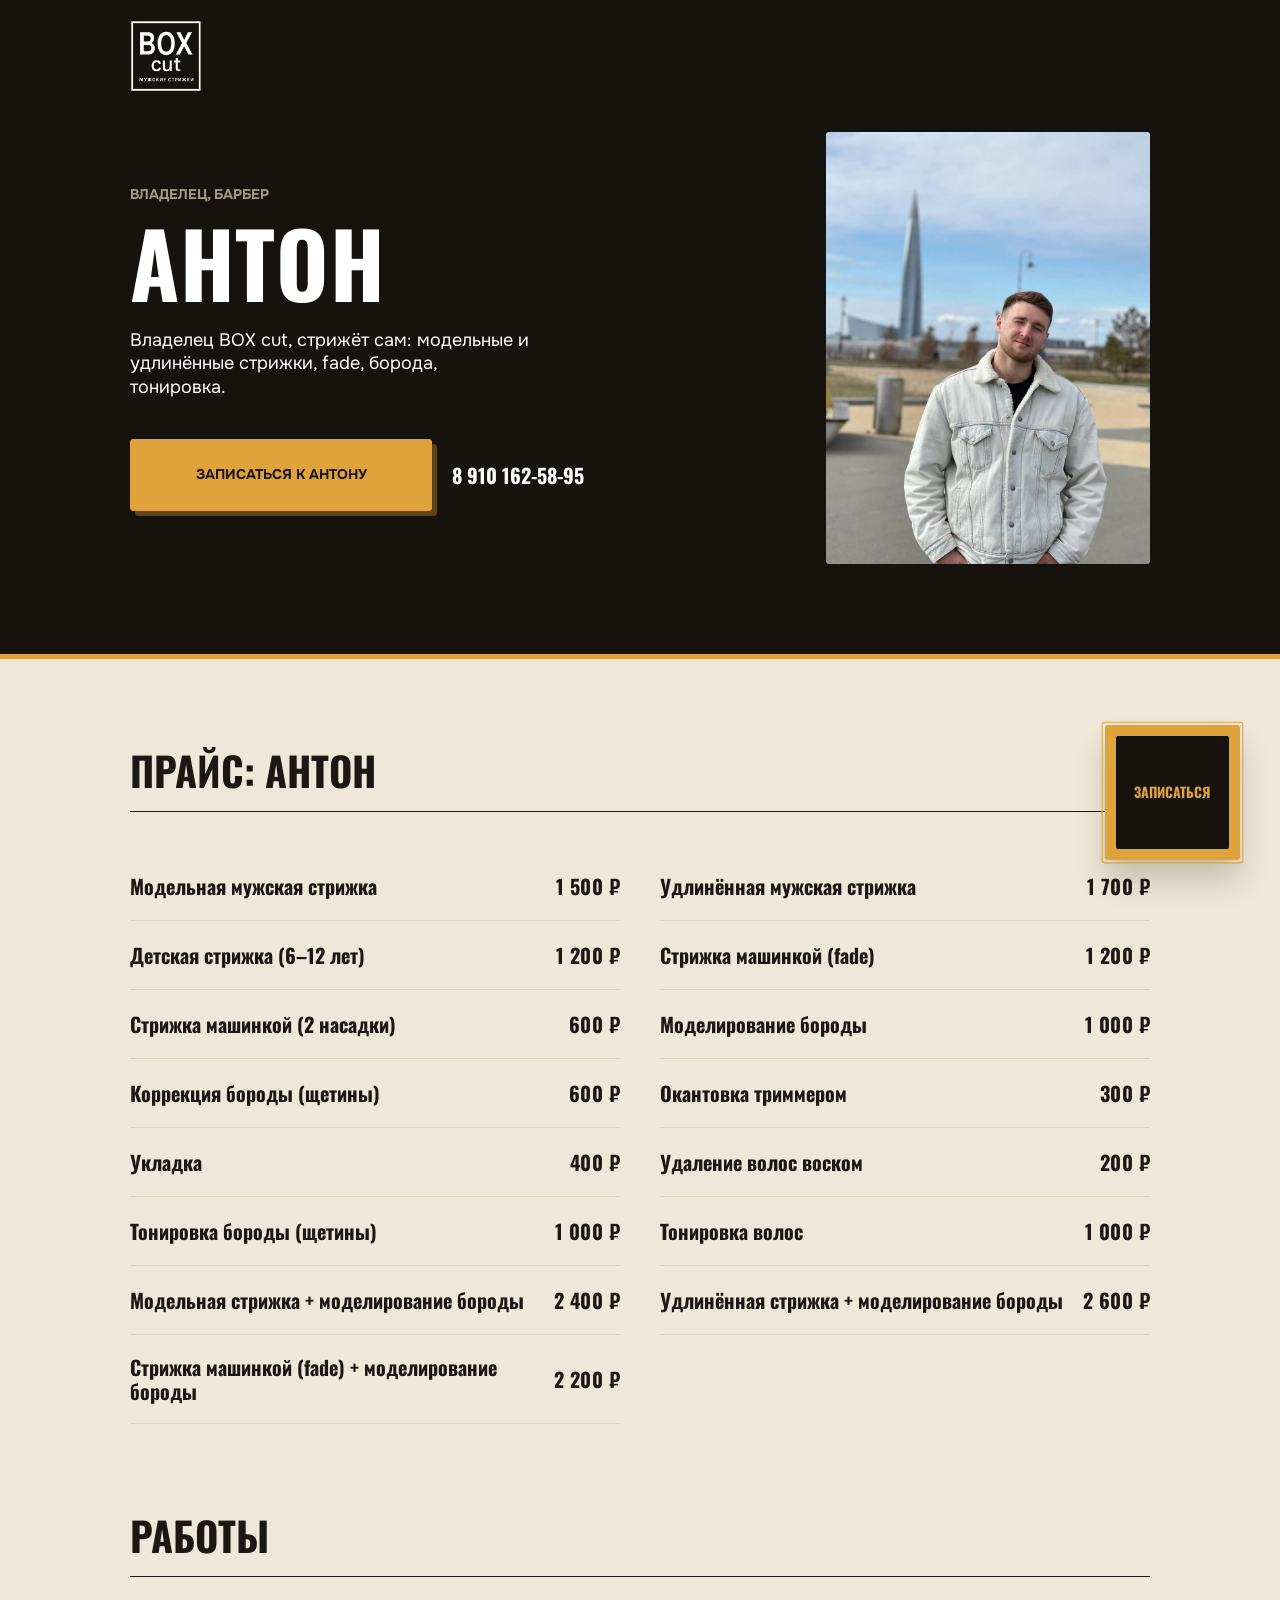
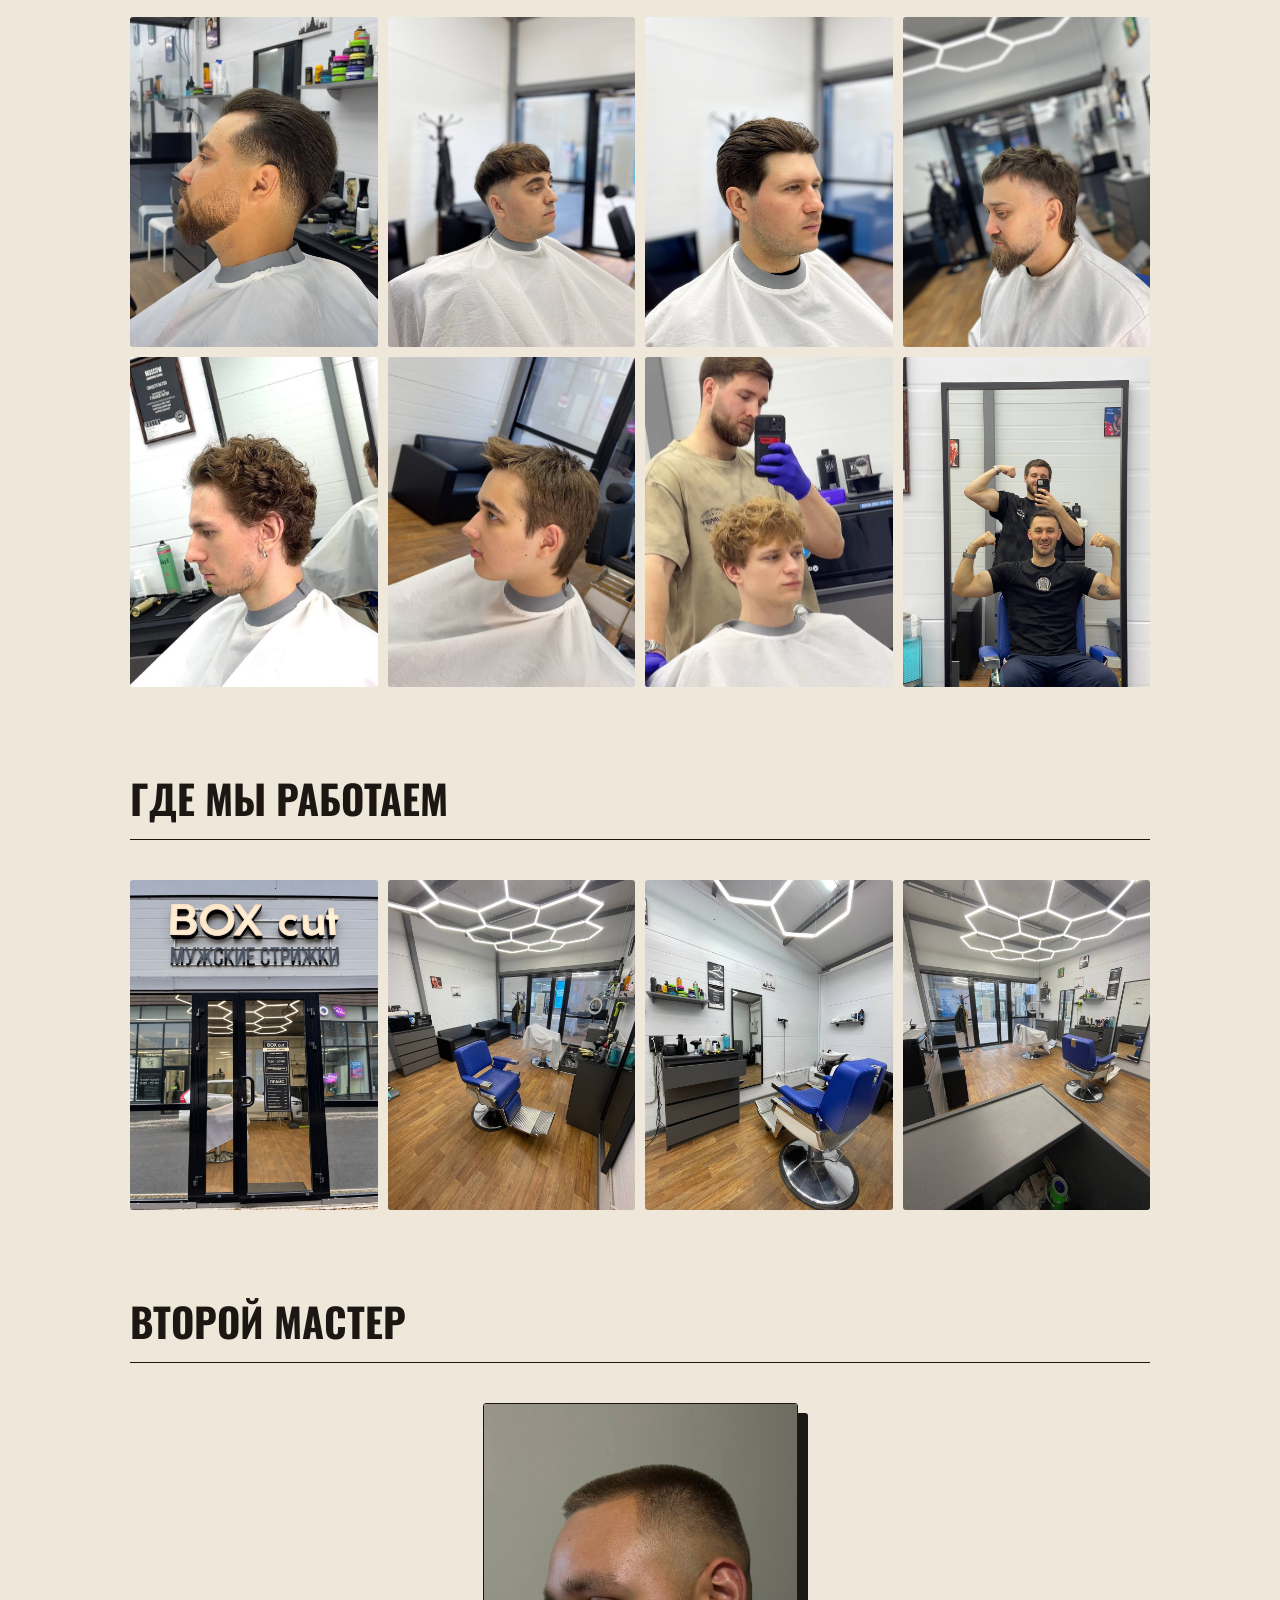
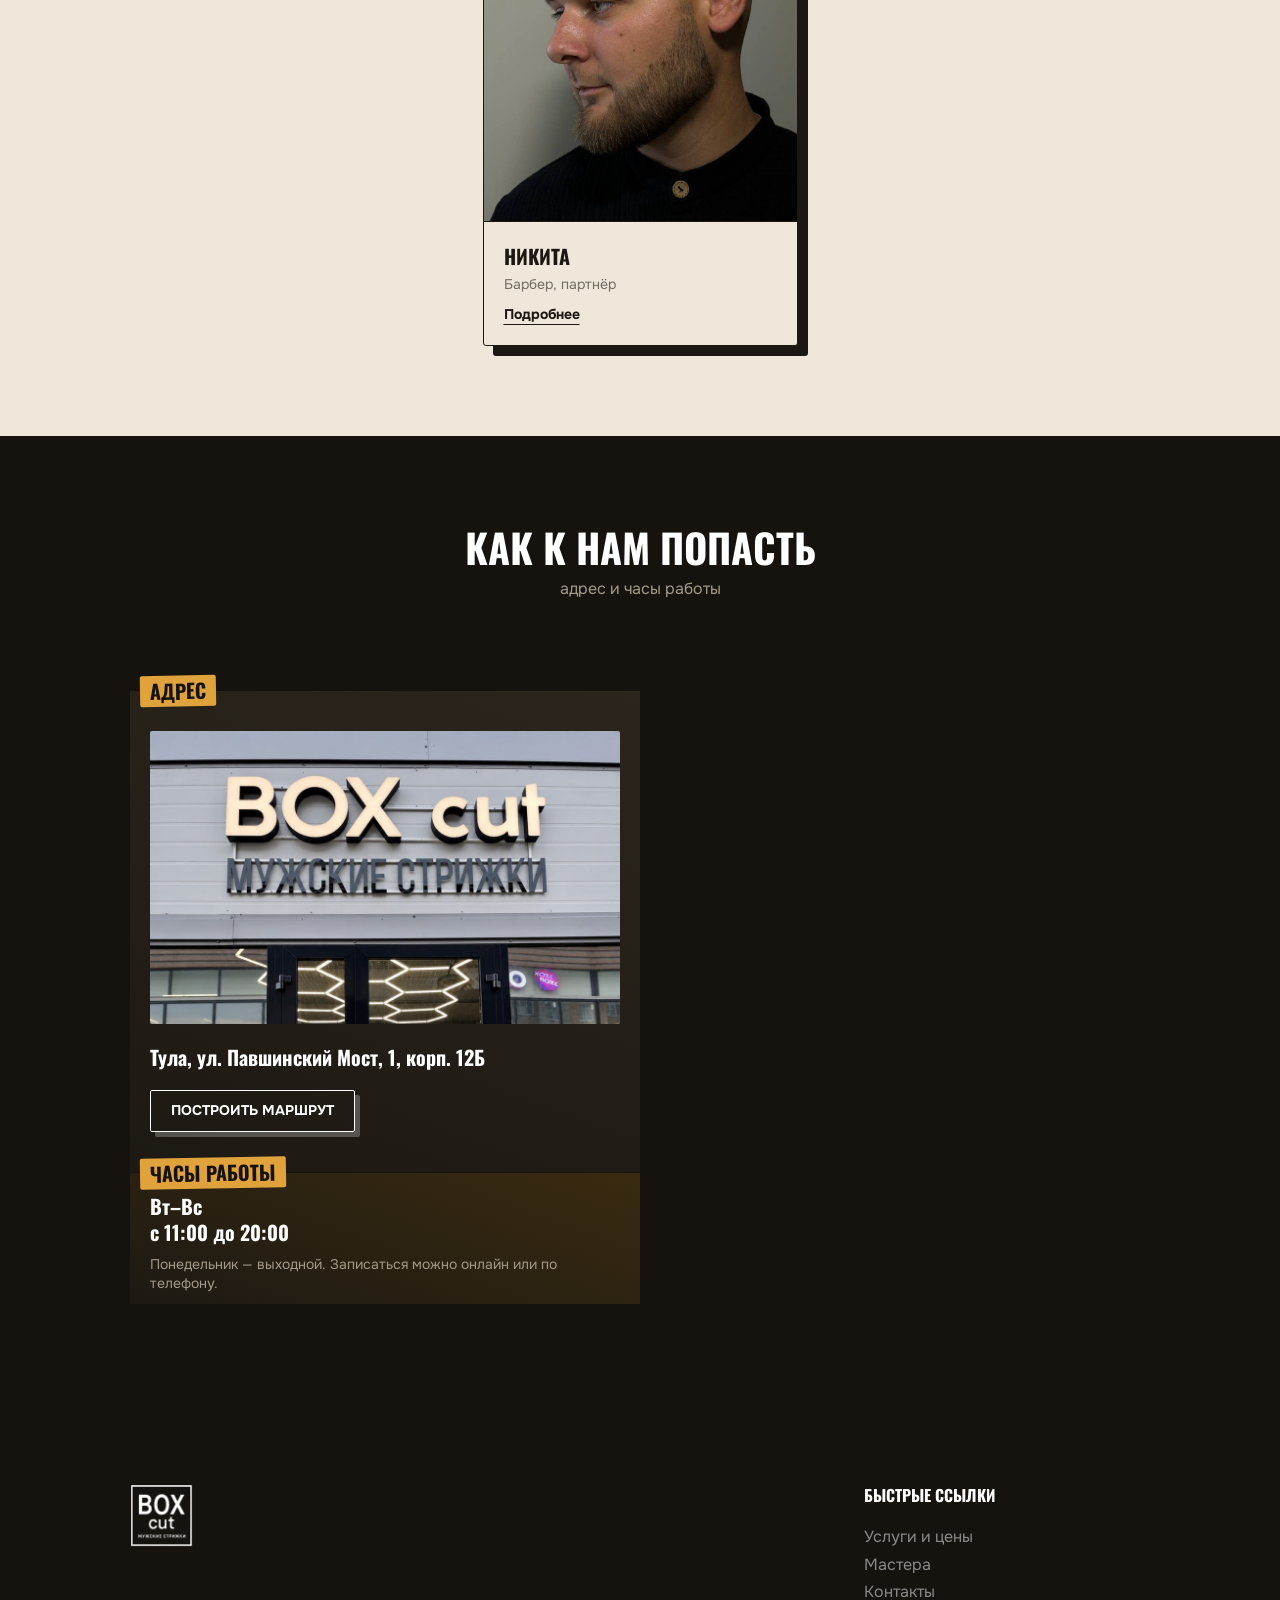
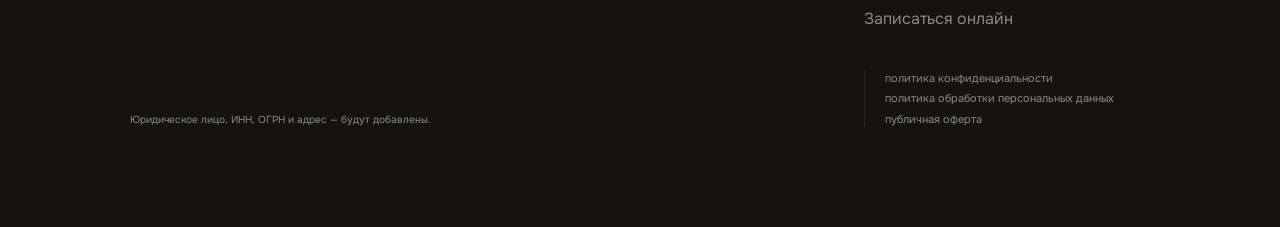
<file: anton.html>
<!DOCTYPE html>
<html lang="ru">
<head>
  <meta charset="utf-8">
  <meta name="viewport" content="width=device-width, initial-scale=1">
  <title>Антон — владелец и барбер BOX cut</title>
  <meta name="description" content="Антон, владелец BOX cut: модельные и удлинённые стрижки, fade, борода, тонировка. Прайс, работы, запись онлайн.">
  <meta name="theme-color" content="#131313">

  <link rel="preconnect" href="https://fonts.googleapis.com">
  <link rel="preconnect" href="https://fonts.gstatic.com" crossorigin>
  <link rel="stylesheet" href="https://fonts.googleapis.com/css2?family=Oswald:wght@700&family=Onest:wght@400;700&family=Arimo:wght@700&family=Montserrat:wght@400;700&display=swap">
  <link rel="stylesheet" href="design/borodach.com/tokens.css">
  <link rel="stylesheet" href="css/theme.css">
  <link rel="stylesheet" href="css/base.css">
  <link rel="stylesheet" href="css/layout.css">
  <link rel="stylesheet" href="css/master-page.css">
  <link rel="stylesheet" href="css/panel.css">
  <link rel="stylesheet" href="css/photos.css">
  <link rel="stylesheet" href="css/services.css">
  <link rel="stylesheet" href="css/masters.css">
  <link rel="stylesheet" href="css/contacts.css">
  <link rel="stylesheet" href="css/fab.css">
  <link rel="stylesheet" href="css/drawer.css">
  <link rel="stylesheet" href="css/booking-drawer.css">
  <link rel="stylesheet" href="css/skin.css">
  <link rel="stylesheet" href="css/footer.css">

  <script src="js/main.js" defer></script>
  <script src="js/config.js" defer></script>
  <script src="js/links.js" defer></script>
  <script src="js/drawer.js" defer></script>
  <script src="js/booking-drawer.js" defer></script>
</head>
<body>


  <!-- Шапка мастера -->
  <header class="page-head" id="top">
    <div class="container page-head__bar">
      <a class="brand" href="index.html" aria-label="BOX cut — на главную">
        <img class="brand__logo" src="assets/brand/logo-white.png" width="512" height="512" alt="BOX cut — мужские стрижки">
      </a>
      <button class="burger" type="button" aria-label="Открыть меню" aria-expanded="false" aria-controls="drawer" data-drawer-open>
        <span class="burger__bar"></span>
        <span class="burger__bar"></span>
        <span class="burger__bar"></span>
      </button>
    </div>
    <div class="container mhero">
      <div class="mhero__text">
        <p class="mhero__role">Владелец, барбер</p>
        <h1 class="mhero__name">Антон</h1>
        <p class="mhero__lead">Владелец BOX cut, стрижёт сам: модельные и удлинённые стрижки, fade, борода, тонировка.</p>
        <div class="mhero__cta" id="booking">
          <a class="btn" href="https://n2620182.yclients.ru" target="_blank" rel="noopener" data-booking-open>Записаться к Антону</a>
          <a class="mhero__phone" href="tel:+79101625895" data-link="phone">8 910 162-58-95</a>
        </div>
      </div>
      <div class="mhero__photo"><img class="mhero__img" src="assets/anton/portrait.jpg" width="1032" height="1280" alt="Антон, владелец и барбер BOX cut"></div>
    </div>
  </header>

  <main>
    <div class="panel panel--flat">
      <section class="panel__section services container" id="prices" aria-labelledby="prices-title">
        <h2 class="panel__title" id="prices-title">Прайс: Антон</h2>
        <ul class="services__list"><li class="service"><h3 class="service__name">Модельная мужская стрижка</h3><span class="service__price">1 500 ₽</span></li><li class="service"><h3 class="service__name">Удлинённая мужская стрижка</h3><span class="service__price">1 700 ₽</span></li><li class="service"><h3 class="service__name">Детская стрижка (6–12 лет)</h3><span class="service__price">1 200 ₽</span></li><li class="service"><h3 class="service__name">Стрижка машинкой (fade)</h3><span class="service__price">1 200 ₽</span></li><li class="service"><h3 class="service__name">Стрижка машинкой (2 насадки)</h3><span class="service__price">600 ₽</span></li><li class="service"><h3 class="service__name">Моделирование бороды</h3><span class="service__price">1 000 ₽</span></li><li class="service"><h3 class="service__name">Коррекция бороды (щетины)</h3><span class="service__price">600 ₽</span></li><li class="service"><h3 class="service__name">Окантовка триммером</h3><span class="service__price">300 ₽</span></li><li class="service"><h3 class="service__name">Укладка</h3><span class="service__price">400 ₽</span></li><li class="service"><h3 class="service__name">Удаление волос воском</h3><span class="service__price">200 ₽</span></li><li class="service"><h3 class="service__name">Тонировка бороды (щетины)</h3><span class="service__price">1 000 ₽</span></li><li class="service"><h3 class="service__name">Тонировка волос</h3><span class="service__price">1 000 ₽</span></li><li class="service"><h3 class="service__name">Модельная стрижка + моделирование бороды</h3><span class="service__price">2 400 ₽</span></li><li class="service"><h3 class="service__name">Удлинённая стрижка + моделирование бороды</h3><span class="service__price">2 600 ₽</span></li><li class="service"><h3 class="service__name">Стрижка машинкой (fade) + моделирование бороды</h3><span class="service__price">2 200 ₽</span></li></ul>
      </section>

      <section class="panel__section container" id="works" aria-labelledby="works-title"><h2 class="panel__title" id="works-title">Работы</h2><ul class="photo-grid"><li class="photo-grid__item"><img class="photo-grid__img" src="assets/anton/work-1.jpg" width="1097" height="1280" alt="Короткие виски, волосы зачёсаны назад, ухоженная борода" loading="lazy"></li><li class="photo-grid__item"><img class="photo-grid__img" src="assets/anton/work-2.jpg" width="960" height="1280" alt="Короткая чёлка и высокий фейд на висках" loading="lazy"></li><li class="photo-grid__item"><img class="photo-grid__img" src="assets/anton/work-3.jpg" width="960" height="1280" alt="Классическая стрижка с зачёсом назад" loading="lazy"></li><li class="photo-grid__item"><img class="photo-grid__img" src="assets/anton/work-4.jpg" width="960" height="1280" alt="Стрижка с длиннее сверху и коротким низом, борода" loading="lazy"></li><li class="photo-grid__item"><img class="photo-grid__img" src="assets/anton/work-5.jpg" width="687" height="1280" alt="Кудрявые волосы средней длины, аккуратные виски" loading="lazy"></li><li class="photo-grid__item"><img class="photo-grid__img" src="assets/anton/work-6.jpg" width="591" height="1052" alt="Молодёжная стрижка с чёлкой" loading="lazy"></li><li class="photo-grid__item"><img class="photo-grid__img" src="assets/anton/client-1.jpg" width="591" height="1052" alt="Антон снимает результат стрижки вместе с клиентом" loading="lazy"></li><li class="photo-grid__item"><img class="photo-grid__img" src="assets/anton/client-2.jpg" width="960" height="1280" alt="Антон и клиент показывают бицепсы в зеркале" loading="lazy"></li></ul></section>
      <section class="panel__section container" id="interior" aria-labelledby="interior-title">
        <h2 class="panel__title" id="interior-title">Где мы работаем</h2>
        <ul class="photo-grid"><li class="photo-grid__item"><img class="photo-grid__img" src="assets/interior/facade.jpg" width="960" height="1280" alt="Вход в BOX cut: вывеска «Мужские стрижки» над стеклянной дверью" loading="lazy"></li><li class="photo-grid__item"><img class="photo-grid__img" src="assets/interior/hall-lights.jpg" width="960" height="1280" alt="Зал барбершопа: светильники-соты, синее кресло и диван" loading="lazy"></li><li class="photo-grid__item"><img class="photo-grid__img" src="assets/interior/chair-sink.jpg" width="960" height="1280" alt="Кресло у стойки с мойкой и полкой с косметикой" loading="lazy"></li><li class="photo-grid__item"><img class="photo-grid__img" src="assets/interior/hall-window.jpg" width="960" height="1280" alt="Кресло и стойка у панорамного окна" loading="lazy"></li></ul>
      </section>

      <section class="panel__section masters container" aria-labelledby="other-title">
        <h2 class="panel__title" id="other-title">Второй мастер</h2>
        <ul class="masters__list masters__list--single"><li class="master-card"><a class="master-card__link" href="nikita.html"><div class="master-card__photo"><img class="master-card__img" src="assets/nikita/portrait.jpg" width="960" height="1280" alt="Никита, барбер и партнёр BOX cut" loading="lazy"></div><div class="master-card__body"><h3 class="master-card__name">Никита</h3><p class="master-card__role">Барбер, партнёр</p><span class="master-card__more">Подробнее</span></div></a></li></ul>
      </section>
    </div>

    <!-- Контакты -->
    <section class="contacts container" id="contacts" aria-labelledby="contacts-title">
      <div class="contacts__head">
        <h2 class="contacts__title" id="contacts-title">Как к нам попасть</h2>
        <p class="contacts__lead">адрес и часы работы</p>
      </div>
      <div class="contacts__grid">
        <div class="contacts__col">
          <article class="contact-card">
            <span class="tag tag--small">Адрес</span>
            <img class="contact-card__photo" src="assets/interior/facade.jpg" width="960" height="1280" alt="Вход в BOX cut: вывеска «Мужские стрижки» над стеклянной дверью" loading="lazy">
            <p class="contact-card__main">Тула, ул. Павшинский Мост, 1, корп. 12Б</p>
            <div class="contact-card__actions">
              <a class="btn btn--small btn--outline" href="https://yandex.ru/maps/?rtext=~54.206432,37.576888&rtt=auto" target="_blank" rel="noopener">Построить маршрут</a>
            </div>
          </article>
          <article class="contact-card contact-card--hours">
            <span class="tag tag--small">Часы работы</span>
            <p class="contact-card__main">Вт–Вс<br>с 11:00 до 20:00</p>
            <p class="contact-card__note">Понедельник — выходной. Записаться можно онлайн или по телефону.</p>
          </article>
        </div>
        <div class="contacts__map">
          <iframe src="https://yandex.ru/map-widget/v1/?ll=37.576888%2C54.206432&z=16&oid=198162268651&ol=biz" title="Карта проезда к BOX cut" loading="lazy"></iframe>
        </div>
      </div>
    </section>
  </main>

  <footer class="footer">
    <div class="container footer__inner">
      <div class="footer__col footer__col--brand">
        <a class="brand" href="index.html" aria-label="BOX cut — на главную">
          <img class="brand__logo" src="assets/brand/logo-white.png" width="512" height="512" alt="BOX cut — мужские стрижки">
        </a>
        <p class="footer__legal-entity">Юридическое лицо, ИНН, ОГРН и адрес — будут добавлены.</p>
      </div>

      <div class="footer__col footer__col--links">
        <h2 class="footer__heading">Быстрые ссылки</h2>
        <ul class="footer__links">
          <li><a href="index.html#services">Услуги и цены</a></li>
          <li><a href="index.html#masters">Мастера</a></li>
          <li><a href="index.html#contacts">Контакты</a></li>
          <li><a href="https://n2620182.yclients.ru" target="_blank" rel="noopener" data-booking-open>Записаться онлайн</a></li>
        </ul>
        <ul class="footer__legal">
          <li><a href="#">политика конфиденциальности</a></li>
          <li><a href="#">политика обработки персональных данных</a></li>
          <li><a href="#">публичная оферта</a></li>
        </ul>
      </div>
    </div>
  </footer>

  <!-- Плавающая кнопка записи (шире 768px) -->
  <a class="fab" href="https://n2620182.yclients.ru" target="_blank" rel="noopener" data-booking-open aria-label="Записаться онлайн">
    <span class="fab__label">Записаться</span>
  </a>

  <!-- Мобильное меню (до 650px, только с JS) -->
  <div class="drawer-backdrop" data-drawer-backdrop></div>
  <aside class="drawer" id="drawer" aria-hidden="true" aria-label="Меню" data-drawer>
    <button class="drawer__close" type="button" aria-label="Закрыть меню" data-drawer-close>&times;</button>
    <nav class="drawer__links" aria-label="Разделы сайта">
      <a href="index.html#services">Услуги и цены</a>
      <a href="index.html#masters">Мастера</a>
      <a href="index.html#contacts">Контакты</a>
    </nav>
    <div class="drawer__actions">
      <a class="btn btn--small" href="https://t.me/boxcut_placeholder" data-link="telegram" target="_blank" rel="noopener">Telegram</a>
      <a class="btn btn--small" href="https://wa.me/70000000000" data-link="whatsapp" target="_blank" rel="noopener">WhatsApp</a>
    </div>
  </aside>

  <!-- Шторка онлайн-записи (форма YCLIENTS) -->
  <div class="booking-drawer-backdrop" data-booking-backdrop></div>
  <aside class="booking-drawer" aria-hidden="true" aria-label="Онлайн-запись" data-booking-drawer>
    <button class="booking-drawer__close" type="button" aria-label="Закрыть форму записи" data-booking-close>&times;</button>
    <iframe class="booking-drawer__frame" data-booking-frame data-src="https://n2620182.yclients.ru" title="Форма онлайн-записи к Антону" loading="lazy"></iframe>
  </aside>

</body>
</html>
</file>
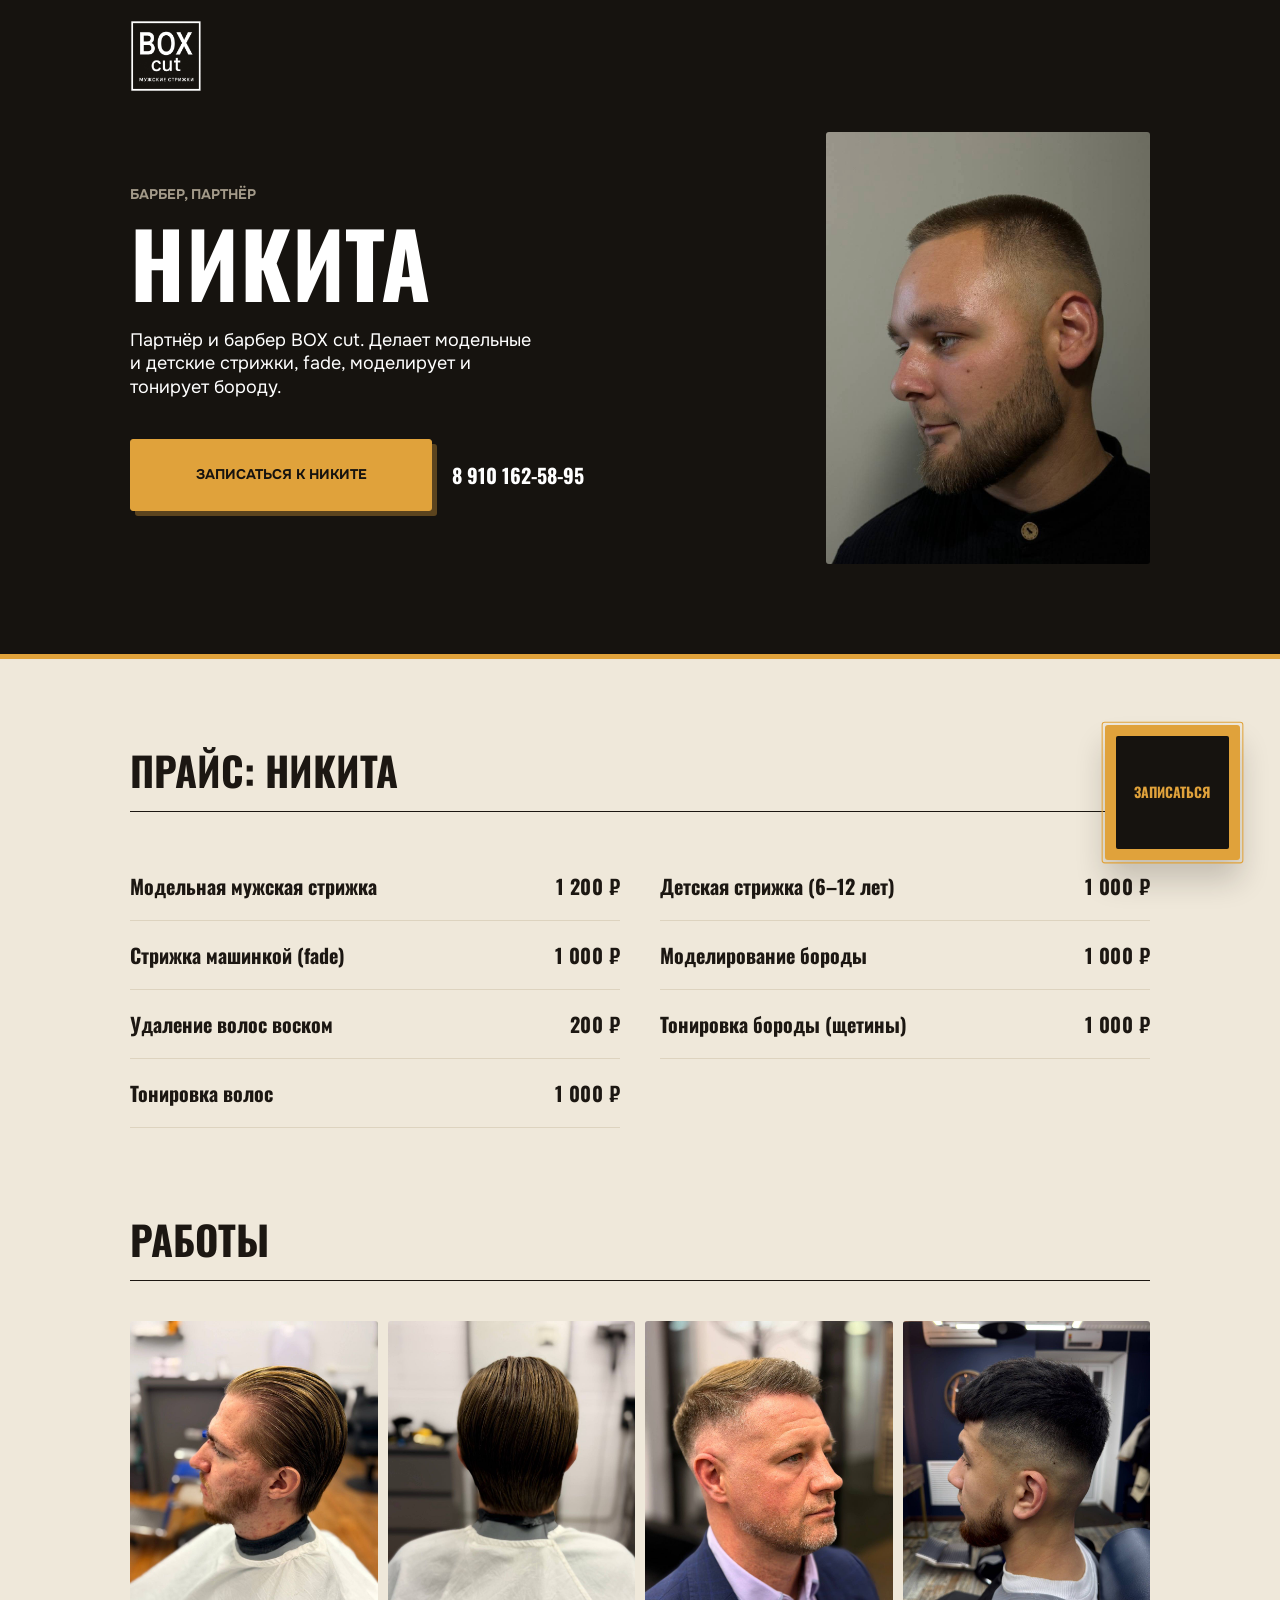
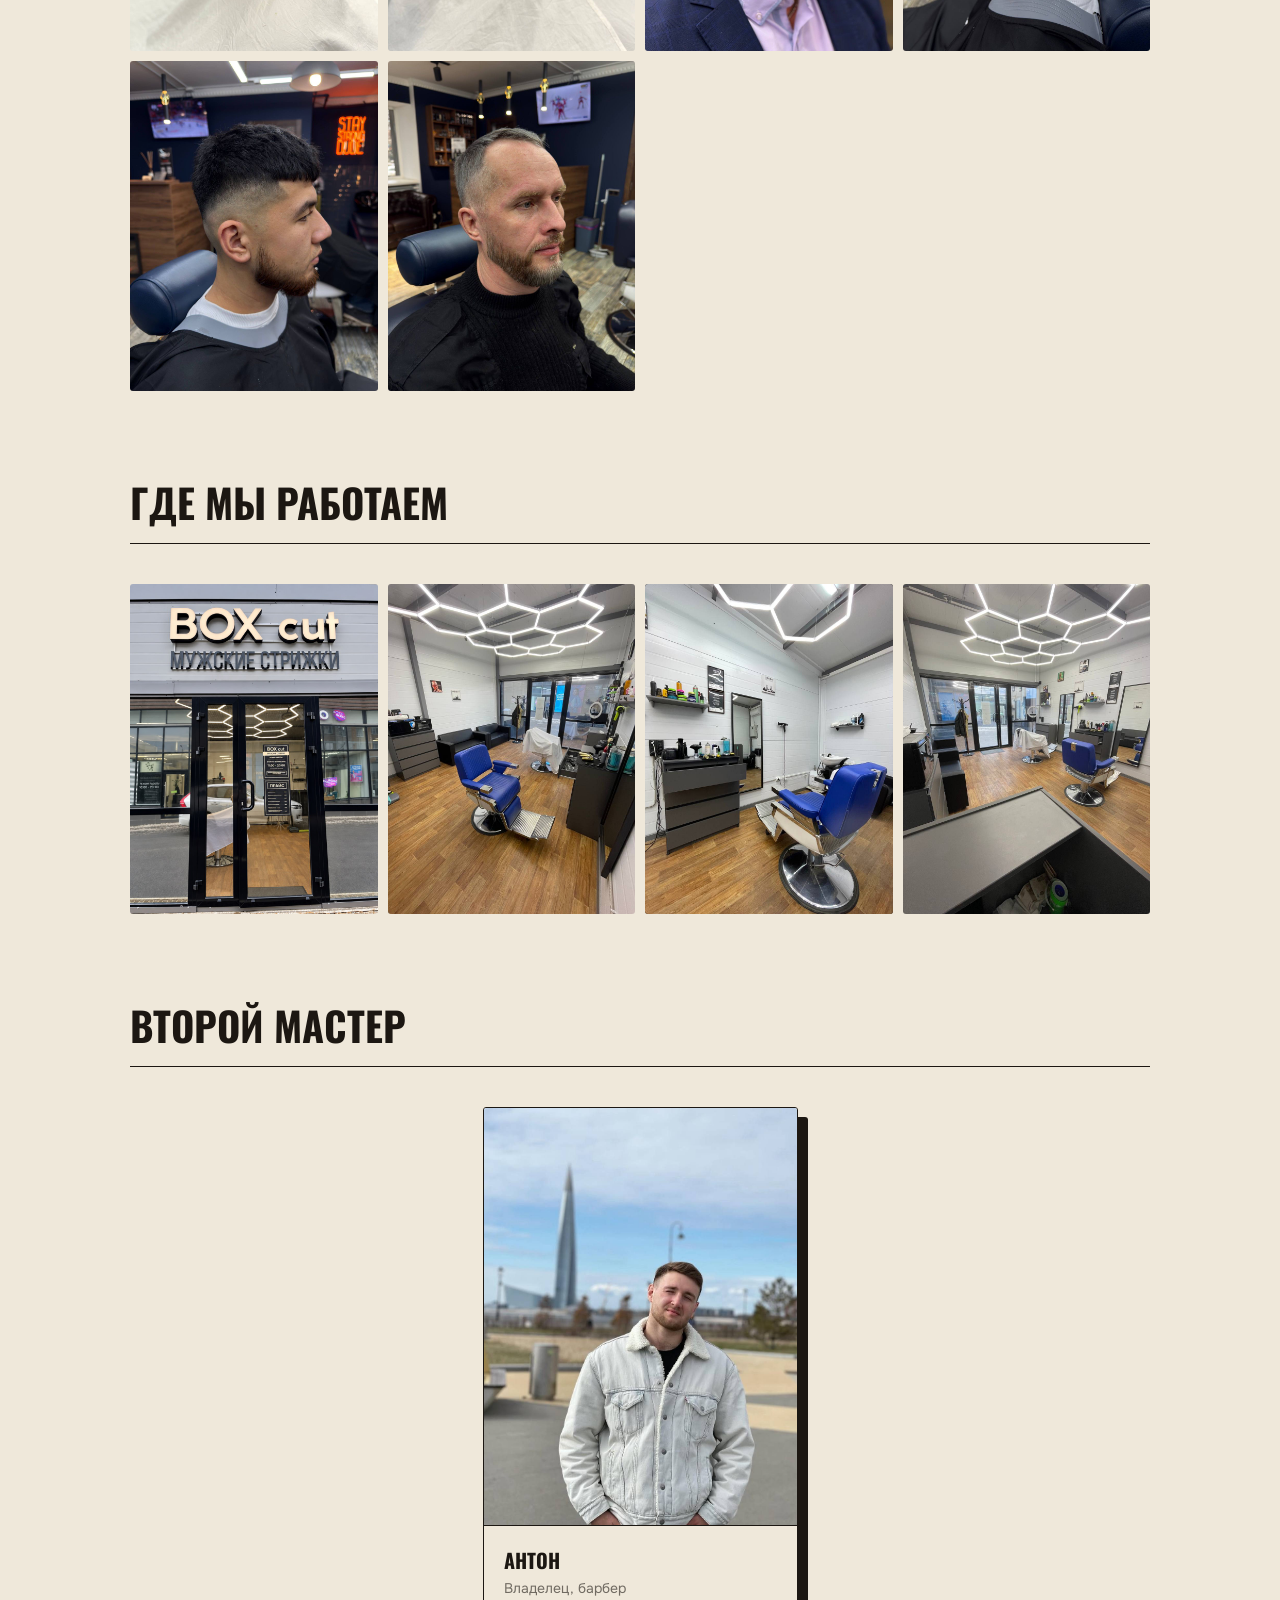
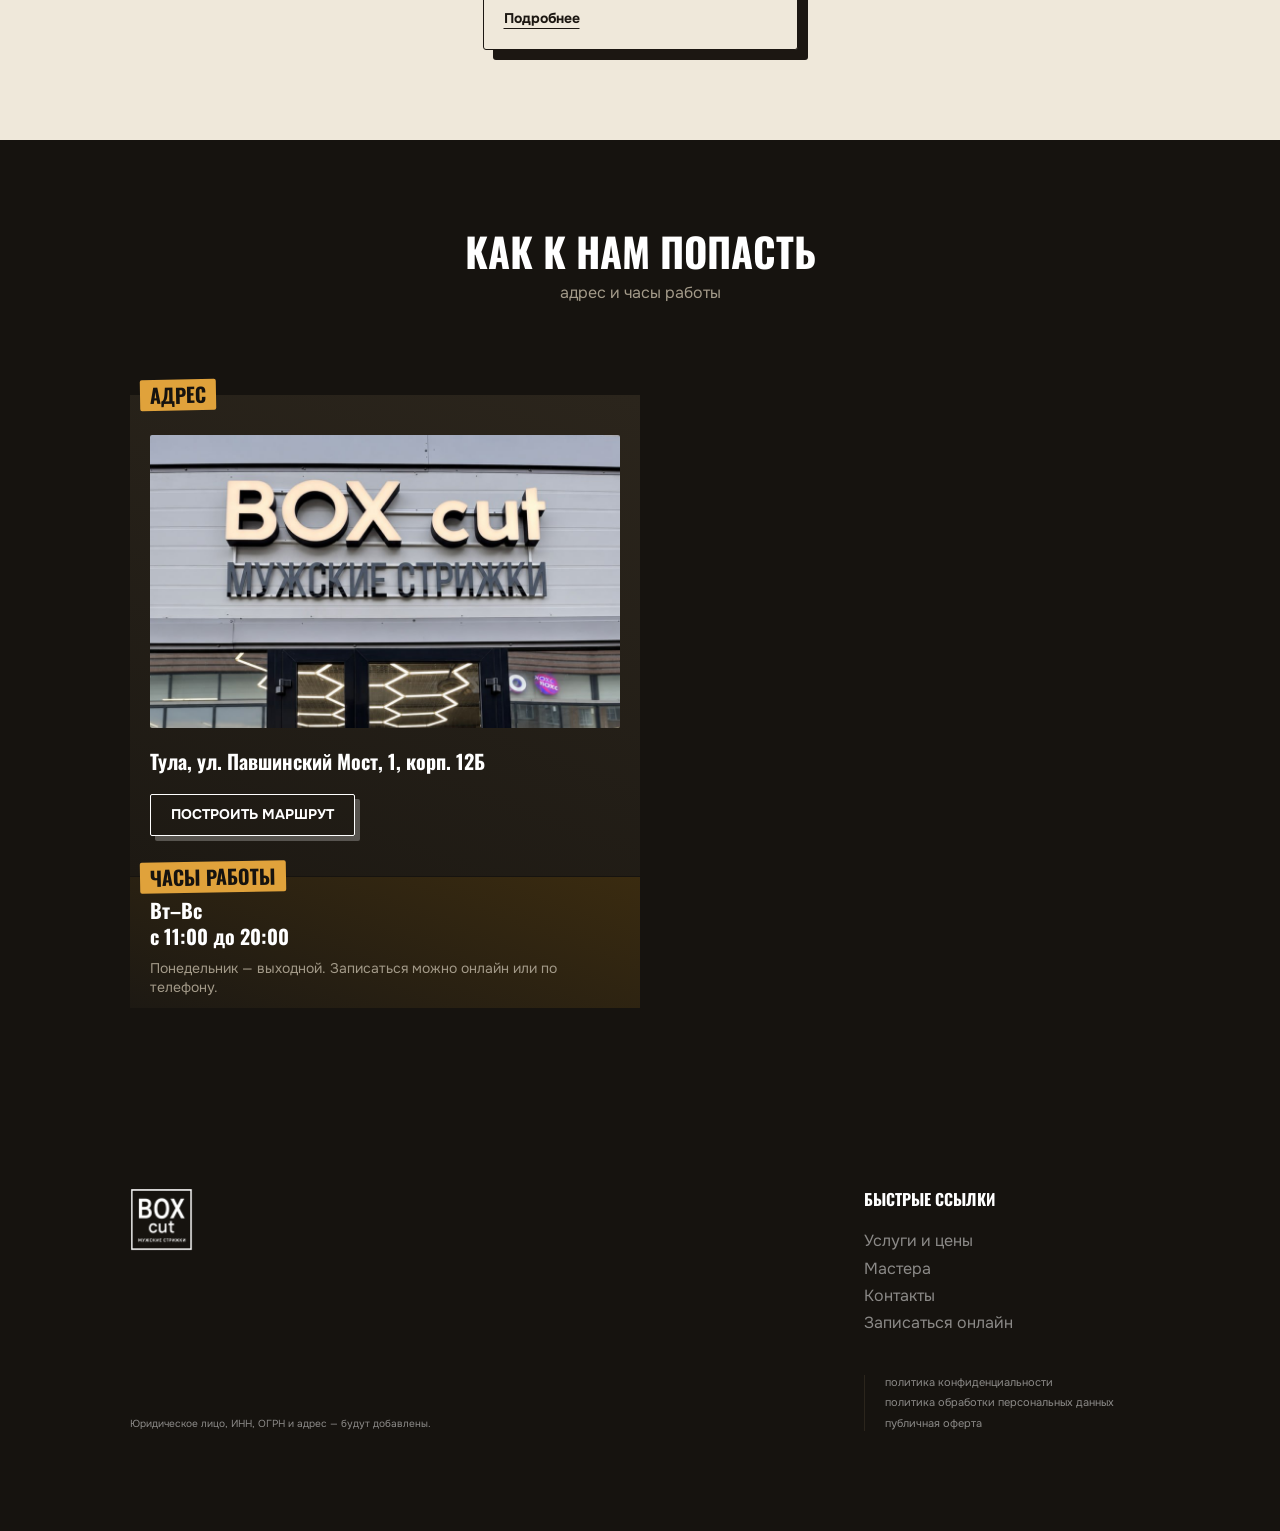
<file: nikita.html>
<!DOCTYPE html>
<html lang="ru">
<head>
  <meta charset="utf-8">
  <meta name="viewport" content="width=device-width, initial-scale=1">
  <title>Никита — барбер и партнёр BOX cut</title>
  <meta name="description" content="Никита, барбер и партнёр BOX cut: модельные стрижки, fade, детские стрижки, борода, тонировка. Прайс, запись онлайн.">
  <meta name="theme-color" content="#131313">

  <link rel="preconnect" href="https://fonts.googleapis.com">
  <link rel="preconnect" href="https://fonts.gstatic.com" crossorigin>
  <link rel="stylesheet" href="https://fonts.googleapis.com/css2?family=Oswald:wght@700&family=Onest:wght@400;700&family=Arimo:wght@700&family=Montserrat:wght@400;700&display=swap">
  <link rel="stylesheet" href="design/borodach.com/tokens.css">
  <link rel="stylesheet" href="css/theme.css">
  <link rel="stylesheet" href="css/base.css">
  <link rel="stylesheet" href="css/layout.css">
  <link rel="stylesheet" href="css/master-page.css">
  <link rel="stylesheet" href="css/panel.css">
  <link rel="stylesheet" href="css/photos.css">
  <link rel="stylesheet" href="css/services.css">
  <link rel="stylesheet" href="css/masters.css">
  <link rel="stylesheet" href="css/contacts.css">
  <link rel="stylesheet" href="css/fab.css">
  <link rel="stylesheet" href="css/drawer.css">
  <link rel="stylesheet" href="css/booking-drawer.css">
  <link rel="stylesheet" href="css/skin.css">
  <link rel="stylesheet" href="css/footer.css">

  <script src="js/main.js" defer></script>
  <script src="js/config.js" defer></script>
  <script src="js/links.js" defer></script>
  <script src="js/drawer.js" defer></script>
  <script src="js/booking-drawer.js" defer></script>
</head>
<body>


  <!-- Шапка мастера -->
  <header class="page-head" id="top">
    <div class="container page-head__bar">
      <a class="brand" href="index.html" aria-label="BOX cut — на главную">
        <img class="brand__logo" src="assets/brand/logo-white.png" width="512" height="512" alt="BOX cut — мужские стрижки">
      </a>
      <button class="burger" type="button" aria-label="Открыть меню" aria-expanded="false" aria-controls="drawer" data-drawer-open>
        <span class="burger__bar"></span>
        <span class="burger__bar"></span>
        <span class="burger__bar"></span>
      </button>
    </div>
    <div class="container mhero">
      <div class="mhero__text">
        <p class="mhero__role">Барбер, партнёр</p>
        <h1 class="mhero__name">Никита</h1>
        <p class="mhero__lead">Партнёр и барбер BOX cut. Делает модельные и детские стрижки, fade, моделирует и тонирует бороду.</p>
        <div class="mhero__cta" id="booking">
          <a class="btn" href="https://n2584812.yclients.ru" target="_blank" rel="noopener" data-booking-open>Записаться к Никите</a>
          <a class="mhero__phone" href="tel:+79101625895" data-link="phone">8 910 162-58-95</a>
        </div>
      </div>
      <div class="mhero__photo"><img class="mhero__img" src="assets/nikita/portrait.jpg" width="960" height="1280" alt="Никита, барбер и партнёр BOX cut"></div>
    </div>
  </header>

  <main>
    <div class="panel panel--flat">
      <section class="panel__section services container" id="prices" aria-labelledby="prices-title">
        <h2 class="panel__title" id="prices-title">Прайс: Никита</h2>
        <ul class="services__list"><li class="service"><h3 class="service__name">Модельная мужская стрижка</h3><span class="service__price">1 200 ₽</span></li><li class="service"><h3 class="service__name">Детская стрижка (6–12 лет)</h3><span class="service__price">1 000 ₽</span></li><li class="service"><h3 class="service__name">Стрижка машинкой (fade)</h3><span class="service__price">1 000 ₽</span></li><li class="service"><h3 class="service__name">Моделирование бороды</h3><span class="service__price">1 000 ₽</span></li><li class="service"><h3 class="service__name">Удаление волос воском</h3><span class="service__price">200 ₽</span></li><li class="service"><h3 class="service__name">Тонировка бороды (щетины)</h3><span class="service__price">1 000 ₽</span></li><li class="service"><h3 class="service__name">Тонировка волос</h3><span class="service__price">1 000 ₽</span></li></ul>
      </section>

      <section class="panel__section container" id="works" aria-labelledby="works-title"><h2 class="panel__title" id="works-title">Работы</h2><ul class="photo-grid"><li class="photo-grid__item"><img class="photo-grid__img" src="assets/nikita/work-1.jpg" width="960" height="1280" alt="Зачёсанные назад волосы с плавным переходом на висках" loading="lazy"></li><li class="photo-grid__item"><img class="photo-grid__img" src="assets/nikita/work-2.jpg" width="960" height="1280" alt="Короткий скин-фейд, вид сзади" loading="lazy"></li><li class="photo-grid__item"><img class="photo-grid__img" src="assets/nikita/work-3.jpg" width="960" height="1280" alt="Текстурная укладка с чётким фейдом на висках" loading="lazy"></li><li class="photo-grid__item"><img class="photo-grid__img" src="assets/nikita/work-4.jpg" width="960" height="1280" alt="Короткая стрижка с низким фейдом и бородой" loading="lazy"></li><li class="photo-grid__item"><img class="photo-grid__img" src="assets/nikita/work-5.jpg" width="960" height="1280" alt="Стрижка с чёлкой и высоким фейдом" loading="lazy"></li><li class="photo-grid__item"><img class="photo-grid__img" src="assets/nikita/work-6.jpg" width="960" height="1280" alt="Короткая седая стрижка с фейдом и бородой" loading="lazy"></li></ul></section>
      <section class="panel__section container" id="interior" aria-labelledby="interior-title">
        <h2 class="panel__title" id="interior-title">Где мы работаем</h2>
        <ul class="photo-grid"><li class="photo-grid__item"><img class="photo-grid__img" src="assets/interior/facade.jpg" width="960" height="1280" alt="Вход в BOX cut: вывеска «Мужские стрижки» над стеклянной дверью" loading="lazy"></li><li class="photo-grid__item"><img class="photo-grid__img" src="assets/interior/hall-lights.jpg" width="960" height="1280" alt="Зал барбершопа: светильники-соты, синее кресло и диван" loading="lazy"></li><li class="photo-grid__item"><img class="photo-grid__img" src="assets/interior/chair-sink.jpg" width="960" height="1280" alt="Кресло у стойки с мойкой и полкой с косметикой" loading="lazy"></li><li class="photo-grid__item"><img class="photo-grid__img" src="assets/interior/hall-window.jpg" width="960" height="1280" alt="Кресло и стойка у панорамного окна" loading="lazy"></li></ul>
      </section>

      <section class="panel__section masters container" aria-labelledby="other-title">
        <h2 class="panel__title" id="other-title">Второй мастер</h2>
        <ul class="masters__list masters__list--single"><li class="master-card"><a class="master-card__link" href="anton.html"><div class="master-card__photo"><img class="master-card__img" src="assets/anton/portrait.jpg" width="1032" height="1280" alt="Антон, владелец и барбер BOX cut" loading="lazy"></div><div class="master-card__body"><h3 class="master-card__name">Антон</h3><p class="master-card__role">Владелец, барбер</p><span class="master-card__more">Подробнее</span></div></a></li></ul>
      </section>
    </div>

    <!-- Контакты -->
    <section class="contacts container" id="contacts" aria-labelledby="contacts-title">
      <div class="contacts__head">
        <h2 class="contacts__title" id="contacts-title">Как к нам попасть</h2>
        <p class="contacts__lead">адрес и часы работы</p>
      </div>
      <div class="contacts__grid">
        <div class="contacts__col">
          <article class="contact-card">
            <span class="tag tag--small">Адрес</span>
            <img class="contact-card__photo" src="assets/interior/facade.jpg" width="960" height="1280" alt="Вход в BOX cut: вывеска «Мужские стрижки» над стеклянной дверью" loading="lazy">
            <p class="contact-card__main">Тула, ул. Павшинский Мост, 1, корп. 12Б</p>
            <div class="contact-card__actions">
              <a class="btn btn--small btn--outline" href="https://yandex.ru/maps/?rtext=~54.206432,37.576888&rtt=auto" target="_blank" rel="noopener">Построить маршрут</a>
            </div>
          </article>
          <article class="contact-card contact-card--hours">
            <span class="tag tag--small">Часы работы</span>
            <p class="contact-card__main">Вт–Вс<br>с 11:00 до 20:00</p>
            <p class="contact-card__note">Понедельник — выходной. Записаться можно онлайн или по телефону.</p>
          </article>
        </div>
        <div class="contacts__map">
          <iframe src="https://yandex.ru/map-widget/v1/?ll=37.576888%2C54.206432&z=16&oid=198162268651&ol=biz" title="Карта проезда к BOX cut" loading="lazy"></iframe>
        </div>
      </div>
    </section>
  </main>

  <footer class="footer">
    <div class="container footer__inner">
      <div class="footer__col footer__col--brand">
        <a class="brand" href="index.html" aria-label="BOX cut — на главную">
          <img class="brand__logo" src="assets/brand/logo-white.png" width="512" height="512" alt="BOX cut — мужские стрижки">
        </a>
        <p class="footer__legal-entity">Юридическое лицо, ИНН, ОГРН и адрес — будут добавлены.</p>
      </div>

      <div class="footer__col footer__col--links">
        <h2 class="footer__heading">Быстрые ссылки</h2>
        <ul class="footer__links">
          <li><a href="index.html#services">Услуги и цены</a></li>
          <li><a href="index.html#masters">Мастера</a></li>
          <li><a href="index.html#contacts">Контакты</a></li>
          <li><a href="https://n2584812.yclients.ru" target="_blank" rel="noopener" data-booking-open>Записаться онлайн</a></li>
        </ul>
        <ul class="footer__legal">
          <li><a href="#">политика конфиденциальности</a></li>
          <li><a href="#">политика обработки персональных данных</a></li>
          <li><a href="#">публичная оферта</a></li>
        </ul>
      </div>
    </div>
  </footer>

  <!-- Плавающая кнопка записи (шире 768px) -->
  <a class="fab" href="https://n2584812.yclients.ru" target="_blank" rel="noopener" data-booking-open aria-label="Записаться онлайн">
    <span class="fab__label">Записаться</span>
  </a>

  <!-- Мобильное меню (до 650px, только с JS) -->
  <div class="drawer-backdrop" data-drawer-backdrop></div>
  <aside class="drawer" id="drawer" aria-hidden="true" aria-label="Меню" data-drawer>
    <button class="drawer__close" type="button" aria-label="Закрыть меню" data-drawer-close>&times;</button>
    <nav class="drawer__links" aria-label="Разделы сайта">
      <a href="index.html#services">Услуги и цены</a>
      <a href="index.html#masters">Мастера</a>
      <a href="index.html#contacts">Контакты</a>
    </nav>
    <div class="drawer__actions">
      <a class="btn btn--small" href="https://t.me/boxcut_placeholder" data-link="telegram" target="_blank" rel="noopener">Telegram</a>
      <a class="btn btn--small" href="https://wa.me/70000000000" data-link="whatsapp" target="_blank" rel="noopener">WhatsApp</a>
    </div>
  </aside>

  <!-- Шторка онлайн-записи (форма YCLIENTS) -->
  <div class="booking-drawer-backdrop" data-booking-backdrop></div>
  <aside class="booking-drawer" aria-hidden="true" aria-label="Онлайн-запись" data-booking-drawer>
    <button class="booking-drawer__close" type="button" aria-label="Закрыть форму записи" data-booking-close>&times;</button>
    <iframe class="booking-drawer__frame" data-booking-frame data-src="https://n2584812.yclients.ru" title="Форма онлайн-записи к Никите" loading="lazy"></iframe>
  </aside>

</body>
</html>
</file>
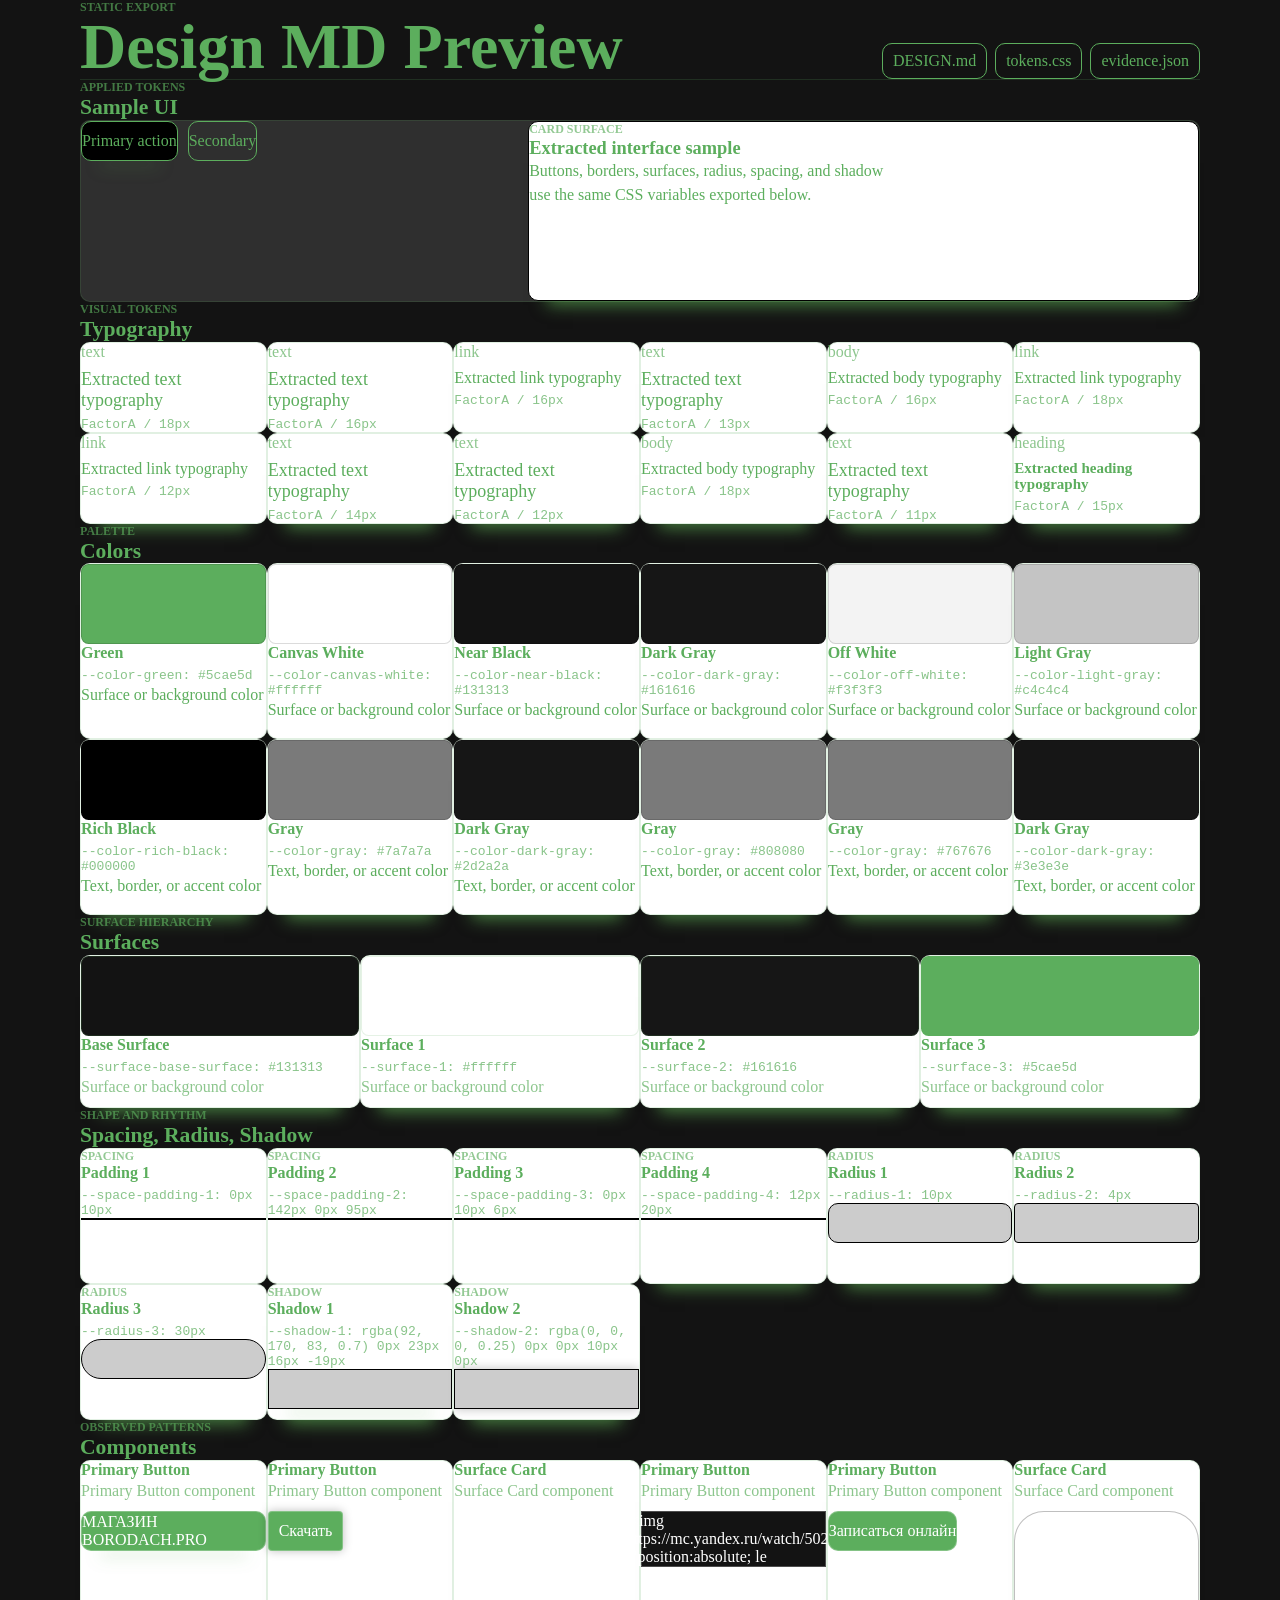
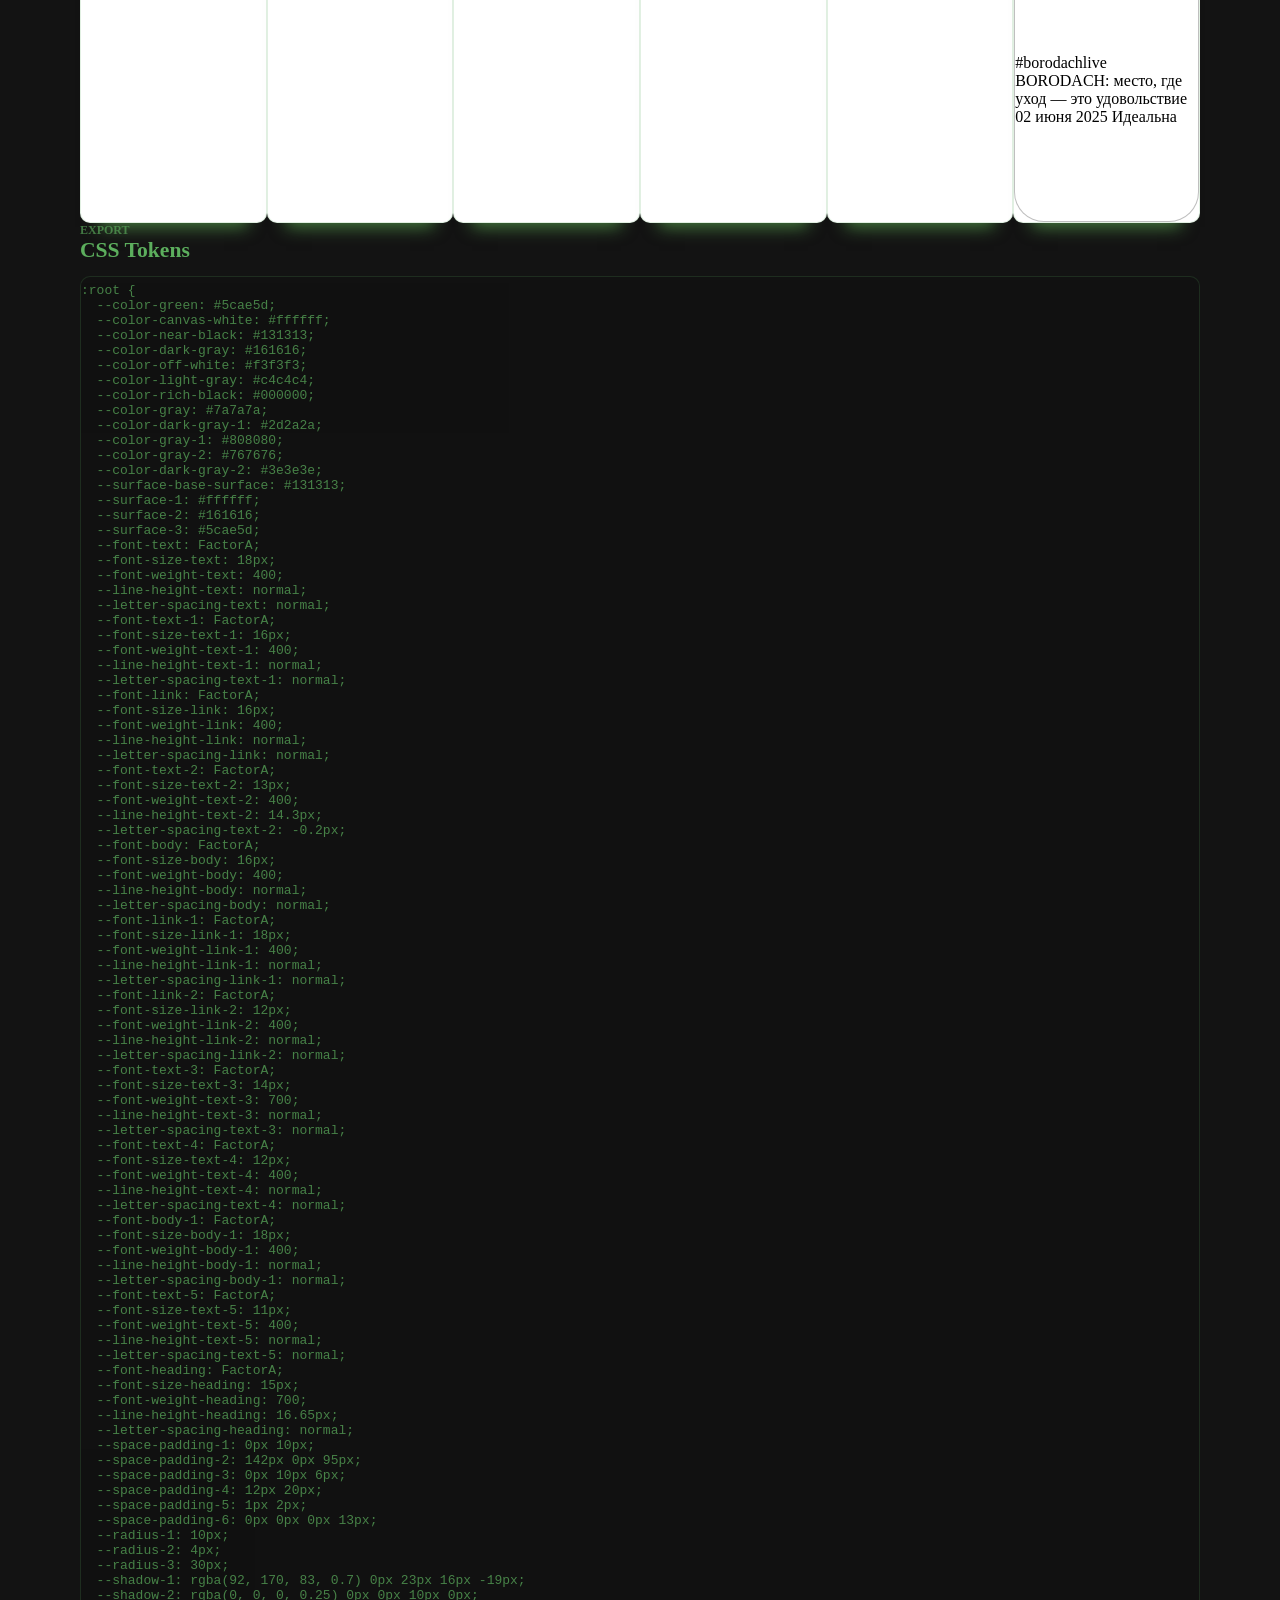
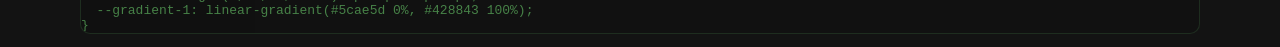
<file: design/borodach.com/raw/preview.html>
<!doctype html>
<html>
  <head>
    <meta charset="utf-8">
    <meta name="viewport" content="width=device-width, initial-scale=1">
    <title>Design MD Preview</title>
    <style>
:root {
  --color-green: #5cae5d;
  --color-canvas-white: #ffffff;
  --color-near-black: #131313;
  --color-dark-gray: #161616;
  --color-off-white: #f3f3f3;
  --color-light-gray: #c4c4c4;
  --color-rich-black: #000000;
  --color-gray: #7a7a7a;
  --color-dark-gray-1: #2d2a2a;
  --color-gray-1: #808080;
  --color-gray-2: #767676;
  --color-dark-gray-2: #3e3e3e;
  --surface-base-surface: #131313;
  --surface-1: #ffffff;
  --surface-2: #161616;
  --surface-3: #5cae5d;
  --font-text: FactorA;
  --font-size-text: 18px;
  --font-weight-text: 400;
  --line-height-text: normal;
  --letter-spacing-text: normal;
  --font-text-1: FactorA;
  --font-size-text-1: 16px;
  --font-weight-text-1: 400;
  --line-height-text-1: normal;
  --letter-spacing-text-1: normal;
  --font-link: FactorA;
  --font-size-link: 16px;
  --font-weight-link: 400;
  --line-height-link: normal;
  --letter-spacing-link: normal;
  --font-text-2: FactorA;
  --font-size-text-2: 13px;
  --font-weight-text-2: 400;
  --line-height-text-2: 14.3px;
  --letter-spacing-text-2: -0.2px;
  --font-body: FactorA;
  --font-size-body: 16px;
  --font-weight-body: 400;
  --line-height-body: normal;
  --letter-spacing-body: normal;
  --font-link-1: FactorA;
  --font-size-link-1: 18px;
  --font-weight-link-1: 400;
  --line-height-link-1: normal;
  --letter-spacing-link-1: normal;
  --font-link-2: FactorA;
  --font-size-link-2: 12px;
  --font-weight-link-2: 400;
  --line-height-link-2: normal;
  --letter-spacing-link-2: normal;
  --font-text-3: FactorA;
  --font-size-text-3: 14px;
  --font-weight-text-3: 700;
  --line-height-text-3: normal;
  --letter-spacing-text-3: normal;
  --font-text-4: FactorA;
  --font-size-text-4: 12px;
  --font-weight-text-4: 400;
  --line-height-text-4: normal;
  --letter-spacing-text-4: normal;
  --font-body-1: FactorA;
  --font-size-body-1: 18px;
  --font-weight-body-1: 400;
  --line-height-body-1: normal;
  --letter-spacing-body-1: normal;
  --font-text-5: FactorA;
  --font-size-text-5: 11px;
  --font-weight-text-5: 400;
  --line-height-text-5: normal;
  --letter-spacing-text-5: normal;
  --font-heading: FactorA;
  --font-size-heading: 15px;
  --font-weight-heading: 700;
  --line-height-heading: 16.65px;
  --letter-spacing-heading: normal;
  --space-padding-1: 0px 10px;
  --space-padding-2: 142px 0px 95px;
  --space-padding-3: 0px 10px 6px;
  --space-padding-4: 12px 20px;
  --space-padding-5: 1px 2px;
  --space-padding-6: 0px 0px 0px 13px;
  --radius-1: 10px;
  --radius-2: 4px;
  --radius-3: 30px;
  --shadow-1: rgba(92, 170, 83, 0.7) 0px 23px 16px -19px;
  --shadow-2: rgba(0, 0, 0, 0.25) 0px 0px 10px 0px;
  --gradient-1: linear-gradient(#5cae5d 0%, #428843 100%);
}
      :root { --preview-canvas: var(--surface-base-surface); --preview-surface: var(--surface-1); --preview-text: var(--color-green); --preview-accent: var(--color-rich-black); --preview-space: var(--space-padding-1); --preview-radius: var(--radius-1); --preview-shadow: var(--shadow-1); }
      * { box-sizing: border-box; }
      body { font-family: var(--font-text, system-ui, sans-serif); margin: 0; padding: calc(var(--preview-space) * 4); color: var(--color-green); background: var(--preview-canvas, #ffffff); }
      main { max-width: 1120px; margin: 0 auto; display: grid; gap: calc(var(--preview-space) * 4); }
      .report-header { display: flex; align-items: end; justify-content: space-between; gap: calc(var(--preview-space) * 3); border-bottom: 1px solid color-mix(in srgb, currentColor 18%, transparent); padding-bottom: calc(var(--preview-space) * 3); }
      .eyebrow, .section-heading span, .token-card span, .ui-card span { display: block; font-size: .75rem; font-weight: 700; letter-spacing: 0; text-transform: uppercase; opacity: .66; }
      h1, h2, h3, p { margin-top: 0; }
      h1 { margin-bottom: 0; font-size: 4rem; line-height: 1; letter-spacing: 0; }
      h2 { margin-bottom: 0; font-size: 1.35rem; line-height: 1.15; letter-spacing: 0; }
      h3 { margin-bottom: calc(var(--preview-space) * 1.25); font-size: 1.15rem; line-height: 1.2; letter-spacing: 0; }
      p { line-height: 1.5; }
      .downloads { display: flex; flex-wrap: wrap; gap: 8px; }
      .downloads a { border: 1px solid currentColor; border-radius: var(--preview-radius); color: inherit; padding: 8px 10px; text-decoration: none; }
      .report-section { display: grid; gap: calc(var(--preview-space) * 2); }
      .section-heading { display: grid; gap: calc(var(--preview-space) * .5); }
      .grid { display: grid; grid-template-columns: repeat(auto-fit, minmax(180px, 1fr)); gap: calc(var(--preview-space) * 2); }
      .swatch, .type-sample, .component-card, .surface-card, .token-card { border: 1px solid color-mix(in srgb, currentColor 18%, transparent); border-radius: var(--radius-1); padding: calc(var(--preview-space) * 1.75); background: color-mix(in srgb, var(--preview-surface, #ffffff) 92%, white); box-shadow: var(--shadow-1); }
      .swatch-chip { height: 80px; border-radius: calc(var(--preview-radius, 8px) * .75); border: 1px solid rgba(0,0,0,.14); }
      .surface-sample { height: 80px; border-radius: calc(var(--preview-radius, 8px) * .75); border: 1px solid color-mix(in srgb, currentColor 16%, transparent); }
      .type-sample span, .component-card p, .surface-card p { display: block; margin: 0 0 8px; opacity: .7; }
      .type-sample p { margin: 0; }
      .component-sample { display: inline-flex; align-items: center; justify-content: center; min-height: 40px; max-width: 100%; border: 1px solid color-mix(in srgb, currentColor 25%, transparent); }
      .component-sample-card { display: flex; min-height: 92px; align-items: start; justify-content: start; }
      .token-card { min-height: 136px; display: grid; align-content: start; gap: var(--preview-space); overflow: hidden; }
      .token-visual { min-height: 40px; background: color-mix(in srgb, var(--preview-accent, currentColor) 20%, transparent); border: 1px solid var(--preview-accent, currentColor); }
      .token-card-spacing .token-visual { height: var(--token-value); min-height: var(--token-value); }
      .token-card-radius .token-visual { border-radius: var(--token-value); }
      .token-card-shadow .token-visual { box-shadow: var(--token-value); }
      .showcase-stage { display: grid; grid-template-columns: minmax(220px, .8fr) minmax(260px, 1.2fr); gap: calc(var(--preview-space) * 3); align-items: stretch; border: 1px solid color-mix(in srgb, currentColor 16%, transparent); border-radius: var(--preview-radius); padding: calc(var(--preview-space) * 3); background: color-mix(in srgb, var(--preview-canvas, #ffffff) 88%, white); }
      .button-row { display: flex; flex-wrap: wrap; align-content: start; align-items: center; gap: var(--preview-space); }
      .ui-button { border: 1px solid currentColor; border-radius: var(--preview-radius); font: inherit; min-height: 40px; cursor: default; }
      .ui-button-secondary { background: transparent; color: inherit; padding: var(--preview-space) calc(var(--preview-space) * 2); }
      .ui-card { border: 1px solid; min-height: 180px; }
      .ui-card p { margin-bottom: 0; max-width: 46ch; }
      code { display: block; margin-top: 6px; color: inherit; opacity: .72; }
      pre { border: 1px solid color-mix(in srgb, currentColor 18%, transparent); border-radius: var(--preview-radius); overflow: auto; padding: calc(var(--preview-space) * 2); background: color-mix(in srgb, var(--preview-canvas, #ffffff) 82%, black 4%); }
      @media (max-width: 760px) {
        body { padding: calc(var(--preview-space) * 2); }
        .report-header, .showcase-stage { display: grid; align-items: start; grid-template-columns: 1fr; }
        h1 { font-size: 2.75rem; }
      }
    </style>
  </head>
  <body>
    <main>
      <header class="report-header">
        <div>
          <span class="eyebrow">Static export</span>
          <h1>Design MD Preview</h1>
        </div>
        <nav class="downloads" aria-label="Artifact downloads">
          <a href="DESIGN.md" download>DESIGN.md</a>
          <a href="tokens.css" download>tokens.css</a>
          <a href="evidence.json" download>evidence.json</a>
        </nav>
      </header>
      <section class="report-section ui-showcase" aria-labelledby="ui-showcase-title">
        <div class="section-heading">
          <span>Applied Tokens</span>
          <h2 id="ui-showcase-title">Sample UI</h2>
        </div>
        <div class="showcase-stage">
          <div class="button-row">
            <button class="ui-button ui-button-primary" style="background:var(--color-rich-black);color:var(--color-green);border-color:var(--color-green);border-radius:var(--preview-radius);box-shadow:var(--preview-shadow);padding:var(--preview-space) calc(var(--preview-space) * 2);" type="button">Primary action</button>
            <button class="ui-button ui-button-secondary" type="button">Secondary</button>
          </div>
          <article class="ui-card" style="background:var(--surface-1);border-color:var(--color-rich-black);border-radius:var(--preview-radius);box-shadow:var(--preview-shadow);padding:calc(var(--preview-space) * 3);">
            <span>Card surface</span>
            <h3>Extracted interface sample</h3>
            <p>Buttons, borders, surfaces, radius, spacing, and shadow use the same CSS variables exported below.</p>
          </article>
        </div>
      </section>
      <section class="report-section">
        <div class="section-heading">
          <span>Visual Tokens</span>
          <h2>Typography</h2>
        </div>
        <div class="grid"><section class="type-sample"><span>text</span><p class="type-line" style="font-family:var(--font-text);font-size:var(--font-size-text);font-weight:var(--font-weight-text);line-height:var(--line-height-text);letter-spacing:var(--letter-spacing-text);">Extracted text typography</p><code>FactorA / 18px</code></section>
<section class="type-sample"><span>text</span><p class="type-line" style="font-family:var(--font-text);font-size:var(--font-size-text);font-weight:var(--font-weight-text);line-height:var(--line-height-text);letter-spacing:var(--letter-spacing-text);">Extracted text typography</p><code>FactorA / 16px</code></section>
<section class="type-sample"><span>link</span><p class="type-line" style="font-family:var(--font-link);font-size:var(--font-size-link);font-weight:var(--font-weight-link);line-height:var(--line-height-link);letter-spacing:var(--letter-spacing-link);">Extracted link typography</p><code>FactorA / 16px</code></section>
<section class="type-sample"><span>text</span><p class="type-line" style="font-family:var(--font-text);font-size:var(--font-size-text);font-weight:var(--font-weight-text);line-height:var(--line-height-text);letter-spacing:var(--letter-spacing-text);">Extracted text typography</p><code>FactorA / 13px</code></section>
<section class="type-sample"><span>body</span><p class="type-line" style="font-family:var(--font-body);font-size:var(--font-size-body);font-weight:var(--font-weight-body);line-height:var(--line-height-body);letter-spacing:var(--letter-spacing-body);">Extracted body typography</p><code>FactorA / 16px</code></section>
<section class="type-sample"><span>link</span><p class="type-line" style="font-family:var(--font-link);font-size:var(--font-size-link);font-weight:var(--font-weight-link);line-height:var(--line-height-link);letter-spacing:var(--letter-spacing-link);">Extracted link typography</p><code>FactorA / 18px</code></section>
<section class="type-sample"><span>link</span><p class="type-line" style="font-family:var(--font-link);font-size:var(--font-size-link);font-weight:var(--font-weight-link);line-height:var(--line-height-link);letter-spacing:var(--letter-spacing-link);">Extracted link typography</p><code>FactorA / 12px</code></section>
<section class="type-sample"><span>text</span><p class="type-line" style="font-family:var(--font-text);font-size:var(--font-size-text);font-weight:var(--font-weight-text);line-height:var(--line-height-text);letter-spacing:var(--letter-spacing-text);">Extracted text typography</p><code>FactorA / 14px</code></section>
<section class="type-sample"><span>text</span><p class="type-line" style="font-family:var(--font-text);font-size:var(--font-size-text);font-weight:var(--font-weight-text);line-height:var(--line-height-text);letter-spacing:var(--letter-spacing-text);">Extracted text typography</p><code>FactorA / 12px</code></section>
<section class="type-sample"><span>body</span><p class="type-line" style="font-family:var(--font-body);font-size:var(--font-size-body);font-weight:var(--font-weight-body);line-height:var(--line-height-body);letter-spacing:var(--letter-spacing-body);">Extracted body typography</p><code>FactorA / 18px</code></section>
<section class="type-sample"><span>text</span><p class="type-line" style="font-family:var(--font-text);font-size:var(--font-size-text);font-weight:var(--font-weight-text);line-height:var(--line-height-text);letter-spacing:var(--letter-spacing-text);">Extracted text typography</p><code>FactorA / 11px</code></section>
<section class="type-sample"><span>heading</span><p class="type-line" style="font-family:var(--font-heading);font-size:var(--font-size-heading);font-weight:var(--font-weight-heading);line-height:var(--line-height-heading);letter-spacing:var(--letter-spacing-heading);">Extracted heading typography</p><code>FactorA / 15px</code></section></div>
      </section>
      <section class="report-section">
        <div class="section-heading">
          <span>Palette</span>
          <h2>Colors</h2>
        </div>
        <div class="grid"><section class="swatch"><div class="swatch-chip" style="background:var(--color-green)"></div><strong>Green</strong><code>--color-green: #5cae5d</code><p>Surface or background color</p></section>
<section class="swatch"><div class="swatch-chip" style="background:var(--color-canvas-white)"></div><strong>Canvas White</strong><code>--color-canvas-white: #ffffff</code><p>Surface or background color</p></section>
<section class="swatch"><div class="swatch-chip" style="background:var(--color-near-black)"></div><strong>Near Black</strong><code>--color-near-black: #131313</code><p>Surface or background color</p></section>
<section class="swatch"><div class="swatch-chip" style="background:var(--color-dark-gray)"></div><strong>Dark Gray</strong><code>--color-dark-gray: #161616</code><p>Surface or background color</p></section>
<section class="swatch"><div class="swatch-chip" style="background:var(--color-off-white)"></div><strong>Off White</strong><code>--color-off-white: #f3f3f3</code><p>Surface or background color</p></section>
<section class="swatch"><div class="swatch-chip" style="background:var(--color-light-gray)"></div><strong>Light Gray</strong><code>--color-light-gray: #c4c4c4</code><p>Surface or background color</p></section>
<section class="swatch"><div class="swatch-chip" style="background:var(--color-rich-black)"></div><strong>Rich Black</strong><code>--color-rich-black: #000000</code><p>Text, border, or accent color</p></section>
<section class="swatch"><div class="swatch-chip" style="background:var(--color-gray)"></div><strong>Gray</strong><code>--color-gray: #7a7a7a</code><p>Text, border, or accent color</p></section>
<section class="swatch"><div class="swatch-chip" style="background:var(--color-dark-gray)"></div><strong>Dark Gray</strong><code>--color-dark-gray: #2d2a2a</code><p>Text, border, or accent color</p></section>
<section class="swatch"><div class="swatch-chip" style="background:var(--color-gray)"></div><strong>Gray</strong><code>--color-gray: #808080</code><p>Text, border, or accent color</p></section>
<section class="swatch"><div class="swatch-chip" style="background:var(--color-gray)"></div><strong>Gray</strong><code>--color-gray: #767676</code><p>Text, border, or accent color</p></section>
<section class="swatch"><div class="swatch-chip" style="background:var(--color-dark-gray)"></div><strong>Dark Gray</strong><code>--color-dark-gray: #3e3e3e</code><p>Text, border, or accent color</p></section></div>
      </section>
      <section class="report-section">
        <div class="section-heading">
          <span>Surface Hierarchy</span>
          <h2>Surfaces</h2>
        </div>
        <div class="grid"><section class="surface-card"><div class="surface-sample" style="background:var(--surface-base-surface);"></div><strong>Base Surface</strong><code>--surface-base-surface: #131313</code><p>Surface or background color</p></section>
<section class="surface-card"><div class="surface-sample" style="background:var(--surface-1);"></div><strong>Surface 1</strong><code>--surface-1: #ffffff</code><p>Surface or background color</p></section>
<section class="surface-card"><div class="surface-sample" style="background:var(--surface-2);"></div><strong>Surface 2</strong><code>--surface-2: #161616</code><p>Surface or background color</p></section>
<section class="surface-card"><div class="surface-sample" style="background:var(--surface-3);"></div><strong>Surface 3</strong><code>--surface-3: #5cae5d</code><p>Surface or background color</p></section></div>
      </section>
      <section class="report-section">
        <div class="section-heading">
          <span>Shape And Rhythm</span>
          <h2>Spacing, Radius, Shadow</h2>
        </div>
        <div class="grid"><section class="token-card token-card-spacing" style="--token-value:var(--space-padding-1);"><span>Spacing</span><strong>Padding 1</strong><code>--space-padding-1: 0px 10px</code><div class="token-visual" aria-hidden="true"></div></section>
<section class="token-card token-card-spacing" style="--token-value:var(--space-padding-2);"><span>Spacing</span><strong>Padding 2</strong><code>--space-padding-2: 142px 0px 95px</code><div class="token-visual" aria-hidden="true"></div></section>
<section class="token-card token-card-spacing" style="--token-value:var(--space-padding-3);"><span>Spacing</span><strong>Padding 3</strong><code>--space-padding-3: 0px 10px 6px</code><div class="token-visual" aria-hidden="true"></div></section>
<section class="token-card token-card-spacing" style="--token-value:var(--space-padding-4);"><span>Spacing</span><strong>Padding 4</strong><code>--space-padding-4: 12px 20px</code><div class="token-visual" aria-hidden="true"></div></section>
<section class="token-card token-card-radius" style="--token-value:var(--radius-1);"><span>Radius</span><strong>Radius 1</strong><code>--radius-1: 10px</code><div class="token-visual" aria-hidden="true"></div></section>
<section class="token-card token-card-radius" style="--token-value:var(--radius-2);"><span>Radius</span><strong>Radius 2</strong><code>--radius-2: 4px</code><div class="token-visual" aria-hidden="true"></div></section>
<section class="token-card token-card-radius" style="--token-value:var(--radius-3);"><span>Radius</span><strong>Radius 3</strong><code>--radius-3: 30px</code><div class="token-visual" aria-hidden="true"></div></section>
<section class="token-card token-card-shadow" style="--token-value:var(--shadow-1);"><span>Shadow</span><strong>Shadow 1</strong><code>--shadow-1: rgba(92, 170, 83, 0.7) 0px 23px 16px -19px</code><div class="token-visual" aria-hidden="true"></div></section>
<section class="token-card token-card-shadow" style="--token-value:var(--shadow-2);"><span>Shadow</span><strong>Shadow 2</strong><code>--shadow-2: rgba(0, 0, 0, 0.25) 0px 0px 10px 0px</code><div class="token-visual" aria-hidden="true"></div></section></div>
      </section>
      <section class="report-section">
        <div class="section-heading">
          <span>Observed Patterns</span>
          <h2>Components</h2>
        </div>
        <div class="grid"><section class="component-card"><strong>Primary Button</strong><p>Primary Button component</p><div class="component-sample component-sample-button" style="background:var(--surface-3);color:var(--surface-1);border-radius:10px;box-shadow:rgba(92, 170, 83, 0.7) 0px 23px 16px -19px;padding:0px;">МАГАЗИН BORODACH.PRO</div></section>
<section class="component-card"><strong>Primary Button</strong><p>Primary Button component</p><div class="component-sample component-sample-button" style="background:var(--surface-3);color:var(--surface-1);border-radius:4px;box-shadow:rgba(0, 0, 0, 0.25) 0px 0px 10px 0px;padding:0px 10px;">Скачать</div></section>
<section class="component-card"><strong>Surface Card</strong><p>Surface Card component</p><div class="component-sample component-sample-card" style="background:var(--surface-1);color:var(--surface-1);border-radius:0px;box-shadow:none;padding:0px;">Search Выберите город Франшиза Вакансии в команду Академия Барберов Магазин косм</div></section>
<section class="component-card"><strong>Primary Button</strong><p>Primary Button component</p><div class="component-sample component-sample-button" style="background:var(--surface-base-surface);color:var(--surface-1);border-radius:0px;box-shadow:none;padding:0px;">&lt;div&gt;&lt;img src=&quot;https://mc.yandex.ru/watch/50238430&quot; style=&quot;position:absolute; le</div></section>
<section class="component-card"><strong>Primary Button</strong><p>Primary Button component</p><div class="component-sample component-sample-button" style="background:var(--surface-3);color:var(--surface-1);border-radius:10px;box-shadow:none;padding:0px;">Записаться онлайн</div></section>
<section class="component-card"><strong>Surface Card</strong><p>Surface Card component</p><div class="component-sample component-sample-card" style="background:var(--surface-1);color:var(--color-rich-black);border-radius:30px;box-shadow:none;padding:142px 0px 95px;">#borodachlive BORODACH: место, где уход — это удовольствие 02 июня 2025 Идеальна</div></section></div>
      </section>
      <section class="report-section">
        <div class="section-heading">
          <span>Export</span>
          <h2>CSS Tokens</h2>
        </div>
        <pre><code>:root {
  --color-green: #5cae5d;
  --color-canvas-white: #ffffff;
  --color-near-black: #131313;
  --color-dark-gray: #161616;
  --color-off-white: #f3f3f3;
  --color-light-gray: #c4c4c4;
  --color-rich-black: #000000;
  --color-gray: #7a7a7a;
  --color-dark-gray-1: #2d2a2a;
  --color-gray-1: #808080;
  --color-gray-2: #767676;
  --color-dark-gray-2: #3e3e3e;
  --surface-base-surface: #131313;
  --surface-1: #ffffff;
  --surface-2: #161616;
  --surface-3: #5cae5d;
  --font-text: FactorA;
  --font-size-text: 18px;
  --font-weight-text: 400;
  --line-height-text: normal;
  --letter-spacing-text: normal;
  --font-text-1: FactorA;
  --font-size-text-1: 16px;
  --font-weight-text-1: 400;
  --line-height-text-1: normal;
  --letter-spacing-text-1: normal;
  --font-link: FactorA;
  --font-size-link: 16px;
  --font-weight-link: 400;
  --line-height-link: normal;
  --letter-spacing-link: normal;
  --font-text-2: FactorA;
  --font-size-text-2: 13px;
  --font-weight-text-2: 400;
  --line-height-text-2: 14.3px;
  --letter-spacing-text-2: -0.2px;
  --font-body: FactorA;
  --font-size-body: 16px;
  --font-weight-body: 400;
  --line-height-body: normal;
  --letter-spacing-body: normal;
  --font-link-1: FactorA;
  --font-size-link-1: 18px;
  --font-weight-link-1: 400;
  --line-height-link-1: normal;
  --letter-spacing-link-1: normal;
  --font-link-2: FactorA;
  --font-size-link-2: 12px;
  --font-weight-link-2: 400;
  --line-height-link-2: normal;
  --letter-spacing-link-2: normal;
  --font-text-3: FactorA;
  --font-size-text-3: 14px;
  --font-weight-text-3: 700;
  --line-height-text-3: normal;
  --letter-spacing-text-3: normal;
  --font-text-4: FactorA;
  --font-size-text-4: 12px;
  --font-weight-text-4: 400;
  --line-height-text-4: normal;
  --letter-spacing-text-4: normal;
  --font-body-1: FactorA;
  --font-size-body-1: 18px;
  --font-weight-body-1: 400;
  --line-height-body-1: normal;
  --letter-spacing-body-1: normal;
  --font-text-5: FactorA;
  --font-size-text-5: 11px;
  --font-weight-text-5: 400;
  --line-height-text-5: normal;
  --letter-spacing-text-5: normal;
  --font-heading: FactorA;
  --font-size-heading: 15px;
  --font-weight-heading: 700;
  --line-height-heading: 16.65px;
  --letter-spacing-heading: normal;
  --space-padding-1: 0px 10px;
  --space-padding-2: 142px 0px 95px;
  --space-padding-3: 0px 10px 6px;
  --space-padding-4: 12px 20px;
  --space-padding-5: 1px 2px;
  --space-padding-6: 0px 0px 0px 13px;
  --radius-1: 10px;
  --radius-2: 4px;
  --radius-3: 30px;
  --shadow-1: rgba(92, 170, 83, 0.7) 0px 23px 16px -19px;
  --shadow-2: rgba(0, 0, 0, 0.25) 0px 0px 10px 0px;
  --gradient-1: linear-gradient(#5cae5d 0%, #428843 100%);
}</code></pre>
      </section>
    </main>
  </body>
</html>
</file>
<file: design/borodach.com/tokens.css>
/* Borodach design tokens — generated from DESIGN.md (https://borodach.com/) */
:root {
  --color-primary: #5cae5d;
  --color-on-primary: #ffffff;
  --color-primary-container: #428843;
  --color-on-primary-container: #ffffff;
  --color-secondary: #7a7a7a;
  --color-on-secondary: #ffffff;
  --color-secondary-container: #2d2a2a;
  --color-on-secondary-container: #ffffff;
  --color-tertiary: #428843;
  --color-on-tertiary: #ffffff;
  --color-tertiary-container: #1f3d20;
  --color-on-tertiary-container: #b7e2b8;
  --color-error: #ffb4ab;
  --color-on-error: #690005;
  --color-error-container: #93000a;
  --color-on-error-container: #ffdad6;
  --color-background: #131313;
  --color-on-background: #ffffff;
  --color-surface: #131313;
  --color-on-surface: #ffffff;
  --color-surface-variant: #2d2a2a;
  --color-on-surface-variant: #7a7a7a;
  --color-surface-tint: #5cae5d;
  --color-surface-dim: #131313;
  --color-surface-bright: #3e3e3e;
  --color-surface-container-lowest: #0e0e0e;
  --color-surface-container-low: #131313;
  --color-surface-container: #161616;
  --color-surface-container-high: #2d2a2a;
  --color-surface-container-highest: #3e3e3e;
  --color-outline: #7a7a7a;
  --color-outline-variant: #2d2a2a;
  --color-inverse-surface: #ffffff;
  --color-inverse-on-surface: #000000;
  --color-inverse-primary: #5cae5d;
  --color-primary-fixed: #5cae5d;
  --color-primary-fixed-dim: #428843;
  --color-on-primary-fixed: #ffffff;
  --color-on-primary-fixed-variant: #f3f3f3;
  --font-headline-xl-family: 'Helvetica', 'Arimo', system-ui, -apple-system, 'Segoe UI', sans-serif;
  --font-headline-xl-size: 45px;
  --font-headline-xl-weight: 700;
  --font-headline-xl-line-height: 1.11;
  --font-headline-xl-letter-spacing: 0em;
  --font-headline-lg-family: 'Helvetica', 'Arimo', system-ui, -apple-system, 'Segoe UI', sans-serif;
  --font-headline-lg-size: 35px;
  --font-headline-lg-weight: 700;
  --font-headline-lg-line-height: 1.11;
  --font-headline-lg-letter-spacing: 0em;
  --font-headline-md-family: 'FactorA', 'Montserrat', system-ui, -apple-system, 'Segoe UI', sans-serif;
  --font-headline-md-size: 18px;
  --font-headline-md-weight: 700;
  --font-headline-md-line-height: normal;
  --font-headline-md-letter-spacing: 0em;
  --font-body-lg-family: 'FactorA', 'Montserrat', system-ui, -apple-system, 'Segoe UI', sans-serif;
  --font-body-lg-size: 18px;
  --font-body-lg-weight: 400;
  --font-body-lg-line-height: normal;
  --font-body-lg-letter-spacing: 0em;
  --font-body-md-family: 'FactorA', 'Montserrat', system-ui, -apple-system, 'Segoe UI', sans-serif;
  --font-body-md-size: 16px;
  --font-body-md-weight: 400;
  --font-body-md-line-height: normal;
  --font-body-md-letter-spacing: 0em;
  --font-label-md-family: 'FactorA', 'Montserrat', system-ui, -apple-system, 'Segoe UI', sans-serif;
  --font-label-md-size: 14px;
  --font-label-md-weight: 700;
  --font-label-md-line-height: normal;
  --font-label-md-letter-spacing: 0em;
  --font-label-sm-family: 'FactorA', 'Montserrat', system-ui, -apple-system, 'Segoe UI', sans-serif;
  --font-label-sm-size: 12px;
  --font-label-sm-weight: 400;
  --font-label-sm-line-height: normal;
  --font-label-sm-letter-spacing: 0em;
  --spacing-base: 10px;
  --spacing-xs: 5px;
  --spacing-sm: 10px;
  --spacing-md: 20px;
  --spacing-lg: 40px;
  --spacing-xl: 90px;
  --spacing-layout-margin: 10px;
  --spacing-card-gap: 1px;
  --radius-sm: 4px;
  --radius-DEFAULT: 10px;
  --radius-md: 10px;
  --radius-lg: 30px;
  --radius-xl: 30px;
  --radius-full: 9999px;
  --duration-fast: 0.25s;
  --duration-base: 0.3s;
  --easing-standard: ease;
}
</file>
<file: css/theme.css>
/* Тема BOX cut: переопределяет токены из design/borodach.com/tokens.css (сам файл не правится).
   Подключается сразу после tokens.css. Тёплый графит, латунный акцент, «бумажная» панель,
   почти прямые углы. Имена токенов те же, поэтому остальной CSS работает как раньше. */

:root {
  /* Акцент: латунь. Текст на нём тёмный (контраст выше, чем у белого на зелёном) */
  --color-primary: #e0a23b;
  --color-on-primary: #16130f;
  --color-primary-container: #f0bd63;
  --color-on-primary-container: #16130f;
  --color-tertiary: #c4871f;
  --color-on-tertiary: #16130f;
  --color-tertiary-container: #3a2b10;
  --color-on-tertiary-container: #f0d7a4;
  --color-surface-tint: #e0a23b;
  --color-inverse-primary: #e0a23b;
  --color-primary-fixed: #e0a23b;
  --color-primary-fixed-dim: #c4871f;
  --color-on-primary-fixed: #16130f;

  /* Тёплый графит вместо нейтрального чёрного */
  --color-background: #16130f;
  --color-surface: #16130f;
  --color-surface-dim: #16130f;
  --color-surface-container-lowest: #100e0b;
  --color-surface-container-low: #16130f;
  --color-surface-container: #1d1913;
  --color-surface-container-high: #2b251c;
  --color-surface-container-highest: #3a3226;
  --color-surface-bright: #3a3226;
  --color-surface-variant: #2b251c;
  --color-secondary: #8f8676;
  --color-secondary-container: #2b251c;
  --color-outline: #8f8676;
  --color-outline-variant: #2b251c;
  --color-on-surface-variant: #a39a89;

  /* Светлая панель: бумага и «чернила» */
  --color-inverse-surface: #efe8da;
  --color-inverse-on-surface: #1c1712;
  --color-on-primary-fixed-variant: #ddd3bf;

  /* Шрифты: Oswald для заголовков, Onest для текста */
  --font-headline-xl-family: 'Oswald', 'Arimo', system-ui, sans-serif;
  --font-headline-xl-size: 56px;
  --font-headline-xl-line-height: 1.05;
  --font-headline-xl-letter-spacing: 0.01em;
  --font-headline-lg-family: 'Oswald', 'Arimo', system-ui, sans-serif;
  --font-headline-lg-size: 40px;
  --font-headline-lg-line-height: 1.05;
  --font-headline-lg-letter-spacing: 0.01em;
  --font-headline-md-family: 'Oswald', 'Arimo', system-ui, sans-serif;
  --font-headline-md-size: 20px;
  --font-headline-md-line-height: 1.2;
  --font-headline-md-letter-spacing: 0.02em;
  --font-body-lg-family: 'Onest', 'Montserrat', system-ui, sans-serif;
  --font-body-md-family: 'Onest', 'Montserrat', system-ui, sans-serif;
  --font-body-md-line-height: 1.4;
  --font-label-md-family: 'Onest', 'Montserrat', system-ui, sans-serif;
  --font-label-md-letter-spacing: 0.06em;
  --font-label-sm-family: 'Onest', 'Montserrat', system-ui, sans-serif;

  /* Почти прямые углы: «коробка» */
  --radius-sm: 2px;
  --radius-DEFAULT: 3px;
  --radius-md: 3px;
  --radius-lg: 4px;
  --radius-xl: 4px;
}
</file>
<file: css/base.css>
/* Сброс, тело страницы, типографика по умолчанию. Только токены из design/borodach.com/tokens.css */

*,
*::before,
*::after {
  box-sizing: border-box;
}

html {
  scroll-behavior: smooth;
  -webkit-text-size-adjust: 100%;
}

body {
  margin: 0;
  background: var(--color-background);
  color: var(--color-on-background);
  font-family: var(--font-body-md-family);
  font-size: var(--font-body-md-size);
  font-weight: var(--font-body-md-weight);
  line-height: var(--font-body-md-line-height);
  letter-spacing: var(--font-body-md-letter-spacing);
  overflow-x: hidden;
}

h1,
h2,
h3,
p,
ul,
ol,
dl,
dd,
figure {
  margin: 0;
}

ul,
ol {
  padding: 0;
  list-style: none;
}

a {
  color: inherit;
  text-decoration: none;
}

img {
  display: block;
  max-width: 100%;
}

button {
  font: inherit;
  color: inherit;
  background: none;
  border: 0;
  padding: 0;
  cursor: pointer;
}

[id] {
  scroll-margin-top: var(--spacing-md);
}

:focus-visible {
  outline: 1px solid var(--color-primary);
  outline-offset: var(--spacing-xs);
}

.visually-hidden {
  position: absolute;
  width: 1px;
  height: 1px;
  margin: -1px;
  padding: 0;
  overflow: hidden;
  clip: rect(0 0 0 0);
  white-space: nowrap;
  border: 0;
}

@media (hover: hover) {
  a:hover {
    text-decoration: underline;
  }
}

@media (prefers-reduced-motion: reduce) {
  html {
    scroll-behavior: auto;
  }
}
</file>
<file: css/layout.css>
/* Общие блоки: контейнер, кнопка .btn, зелёная метка .tag, логотип .brand */

.container {
  width: min(1020px, 100% - 2 * var(--spacing-md));
  margin-inline: auto;
}

/* Логотип: белый на прозрачном, квадрат 512×512 */
.brand {
  display: inline-flex;
  align-items: center;
  gap: var(--spacing-md);
  color: var(--color-on-background);
}

.brand__logo {
  width: auto;
  height: calc(var(--spacing-xl) * 0.8);
}

/* Кнопки */
.btn {
  display: inline-flex;
  align-items: center;
  justify-content: center;
  min-width: 302px;
  height: 72px;
  padding-inline: var(--spacing-md);
  border-radius: var(--radius-md);
  background: var(--color-primary);
  color: var(--color-on-primary);
  font-family: var(--font-label-md-family);
  font-size: var(--font-label-md-size);
  font-weight: var(--font-label-md-weight);
  text-transform: uppercase;
  text-align: center;
  transition: background var(--duration-fast) var(--easing-standard);
}

.btn--small {
  min-width: 0;
  height: auto;
  padding: var(--spacing-sm) var(--spacing-md);
  border-radius: var(--radius-sm);
  box-shadow: 0 23px 16px -19px color-mix(in srgb, var(--color-primary) 70%, transparent);
}

.btn--outline {
  background: transparent;
  border: 1px solid var(--color-on-background);
  box-shadow: none;
}

@media (hover: hover) {
  .btn:hover {
    background: var(--color-primary-container);
    text-decoration: none;
  }

  .btn--outline:hover {
    background: var(--color-on-background);
    color: var(--color-inverse-on-surface);
  }
}

/* Зелёная метка, слегка повёрнутая: #BOXcutLive и подписи плиток */
.tag {
  display: inline-block;
  padding: var(--spacing-xs) var(--spacing-md);
  background: var(--color-primary);
  color: var(--color-on-primary);
  font-family: var(--font-headline-xl-family);
  font-size: var(--font-headline-xl-size);
  font-weight: var(--font-headline-xl-weight);
  line-height: var(--font-headline-xl-line-height);
  text-transform: uppercase;
  transform: rotate(-1deg);
}

.tag--small {
  padding: var(--spacing-xs) var(--spacing-sm);
  font-family: var(--font-headline-md-family);
  font-size: var(--font-headline-md-size);
  font-weight: var(--font-headline-md-weight);
  line-height: var(--font-headline-xl-line-height);
}

@media (max-width: 840px) {
  .tag {
    font-size: calc(var(--font-headline-xl-size) * 0.7);
  }
}

@media (max-width: 650px) {
  .container {
    width: calc(100% - 2 * var(--spacing-sm));
  }

  .btn {
    min-width: 165px;
    height: 48px;
    font-size: calc(var(--font-label-md-size) * 0.75);
  }

  .btn--small {
    min-width: 0;
    height: auto;
    font-size: var(--font-label-sm-size);
  }

  .tag {
    font-size: calc(var(--font-headline-xl-size) * 0.5);
  }

  .tag--small {
    font-size: var(--font-label-md-size);
  }

  .brand__logo {
    height: calc(var(--spacing-xl) * 0.55);
  }
}
</file>
<file: css/master-page.css>
/* Страница мастера: строка бренда, шапка с портретом, роль, имя, лид и запись */

.page-head__bar {
  display: flex;
  align-items: center;
  justify-content: space-between;
  padding-top: var(--spacing-md);
}

.mhero {
  display: grid;
  grid-template-columns: 1fr minmax(0, calc(var(--spacing-xl) * 3.6));
  align-items: center;
  gap: var(--spacing-lg);
  padding-block: var(--spacing-lg) var(--spacing-xl);
}

.mhero__role {
  color: var(--color-on-surface-variant);
  font-family: var(--font-label-md-family);
  font-size: var(--font-label-md-size);
  font-weight: var(--font-label-md-weight);
  text-transform: uppercase;
}

.mhero__name {
  margin-top: var(--spacing-sm);
  font-family: var(--font-headline-xl-family);
  font-size: calc(var(--font-headline-xl-size) * 1.6);
  font-weight: var(--font-headline-xl-weight);
  line-height: var(--font-headline-xl-line-height);
  letter-spacing: var(--font-headline-xl-letter-spacing);
  text-transform: uppercase;
}

.mhero__lead {
  max-width: calc(var(--spacing-xl) * 4.5);
  margin-top: var(--spacing-md);
  font-family: var(--font-body-lg-family);
  font-size: var(--font-body-lg-size);
  line-height: 1.3;
}

.mhero__cta {
  display: flex;
  flex-wrap: wrap;
  align-items: center;
  gap: var(--spacing-md);
  margin-top: var(--spacing-lg);
}

.mhero__phone {
  font-family: var(--font-headline-md-family);
  font-size: var(--font-headline-md-size);
  font-weight: var(--font-headline-md-weight);
}

.mhero__photo {
  aspect-ratio: 3 / 4;
  overflow: hidden;
  border-radius: var(--radius-md);
  background: var(--color-surface-container);
}

.mhero__img {
  width: 100%;
  height: 100%;
  object-fit: cover;
}

@media (hover: hover) {
  .mhero__phone:hover {
    text-decoration: underline;
  }
}

@media (max-width: 840px) {
  .mhero {
    grid-template-columns: 1fr;
  }

  .mhero__photo {
    order: -1;
    width: min(100%, calc(var(--spacing-xl) * 3.6));
  }

  .mhero__name {
    font-size: calc(var(--font-headline-xl-size) * 1.2);
  }
}

@media (max-width: 650px) {
  .mhero {
    gap: var(--spacing-md);
    padding-block: var(--spacing-md) var(--spacing-lg);
  }

  .mhero__name {
    font-size: var(--font-headline-xl-size);
  }

  .mhero__lead {
    font-size: var(--font-body-md-size);
  }

  .mhero__cta {
    margin-top: var(--spacing-md);
  }
}
</file>
<file: css/panel.css>
/* Белая панель со скруглением поверх тёмного фона: галерея, услуги, мастера */

.panel {
  position: relative;
  z-index: 1;
  margin-inline: var(--spacing-sm);
  padding: calc(var(--spacing-xl) + var(--spacing-lg) + var(--spacing-md)) 0 var(--spacing-xl);
  border-radius: var(--radius-xl);
  background: var(--color-inverse-surface);
  color: var(--color-inverse-on-surface);
}

/* Без наезжающей промо-карточки сверху: верхний отступ меньше */
.panel--flat {
  padding-top: var(--spacing-xl);
}

.panel__section + .panel__section {
  margin-top: var(--spacing-xl);
}

.panel__title {
  margin-bottom: var(--spacing-lg);
  font-family: var(--font-headline-lg-family);
  font-size: var(--font-headline-lg-size);
  font-weight: var(--font-headline-lg-weight);
  line-height: var(--font-headline-lg-line-height);
  text-transform: uppercase;
  text-align: center;
}

@media (max-width: 930px) {
  .panel__title {
    font-size: calc(var(--font-headline-lg-size) * 0.85);
  }
}

@media (max-width: 650px) {
  .panel {
    margin-inline: var(--spacing-xs);
    padding-top: calc(var(--spacing-xl) + var(--spacing-lg));
    padding-bottom: var(--spacing-lg);
    border-radius: var(--radius-md);
  }

  .panel--flat {
    padding-top: var(--spacing-lg);
  }

  .panel__section + .panel__section {
    margin-top: var(--spacing-lg);
  }

  .panel__title {
    margin-bottom: var(--spacing-md);
    font-size: calc(var(--font-headline-lg-size) * 0.6);
  }
}
</file>
<file: css/photos.css>
/* Сетка фото 3:4 (работы, интерьер): четыре колонки, на ≤840px — две */

.photo-grid {
  display: grid;
  grid-template-columns: repeat(4, minmax(0, 1fr));
  gap: var(--spacing-sm);
}

/* Две фото по центру (у мастера мало работ) */
.photo-grid--2 {
  grid-template-columns: repeat(2, minmax(0, calc(var(--spacing-xl) * 2.8)));
  justify-content: center;
}

.photo-grid__item {
  aspect-ratio: 3 / 4;
  overflow: hidden;
  border-radius: var(--radius-md);
  background: var(--color-surface-container);
}

.photo-grid__img {
  width: 100%;
  height: 100%;
  object-fit: cover;
}

@media (max-width: 840px) {
  .photo-grid {
    grid-template-columns: repeat(2, minmax(0, 1fr));
  }
}
</file>
<file: css/services.css>
/* Услуги и цены: строки «название — описание — цена» в две колонки */

.services__list {
  display: grid;
  grid-template-columns: 1fr 1fr;
  gap: 0 var(--spacing-lg);
}

.service {
  display: flex;
  align-items: center;
  justify-content: space-between;
  gap: var(--spacing-md);
  padding: var(--spacing-md) 0;
  border-bottom: 1px solid var(--color-on-primary-fixed-variant);
}

.service__name {
  font-family: var(--font-headline-md-family);
  font-size: var(--font-headline-md-size);
  font-weight: var(--font-headline-md-weight);
  line-height: 1.2;
}

.service__desc {
  margin-top: var(--spacing-xs);
  color: color-mix(in srgb, var(--color-inverse-on-surface) 60%, transparent);
  font-size: var(--font-label-md-size);
}

.service__price {
  flex: none;
  padding: var(--spacing-sm) var(--spacing-md);
  border-radius: var(--radius-md);
  background: var(--color-on-primary-fixed-variant);
  font-family: var(--font-label-md-family);
  font-size: var(--font-label-md-size);
  font-weight: var(--font-label-md-weight);
  white-space: nowrap;
}

.services__note {
  margin-top: var(--spacing-md);
  color: color-mix(in srgb, var(--color-inverse-on-surface) 60%, transparent);
  font-size: var(--font-label-md-size);
  text-align: center;
}

@media (max-width: 840px) {
  .services__list {
    grid-template-columns: 1fr;
  }
}

@media (max-width: 650px) {
  .service {
    padding: var(--spacing-sm) 0;
  }

  .service__name {
    font-size: var(--font-body-md-size);
  }

  .service__desc {
    font-size: var(--font-label-sm-size);
  }
}
</file>
<file: css/masters.css>
/* Мастера: две карточки-ссылки на страницы мастеров */

.masters__list {
  display: grid;
  grid-template-columns: repeat(2, minmax(0, 1fr));
  gap: var(--spacing-md);
  max-width: calc(var(--spacing-xl) * 7);
  margin-inline: auto;
}

/* Одна карточка (блок «второй мастер» на страницах мастеров) */
.masters__list--single {
  grid-template-columns: minmax(0, 1fr);
  max-width: calc(var(--spacing-xl) * 3.5);
}

.master-card {
  overflow: hidden;
  border-radius: var(--radius-md);
  background: var(--color-on-primary-fixed-variant);
}

.master-card__link {
  display: block;
  height: 100%;
}

.master-card__photo {
  aspect-ratio: 3 / 4;
  overflow: hidden;
  background: var(--color-surface-container);
}

.master-card__img {
  width: 100%;
  height: 100%;
  object-fit: cover;
  transition: transform var(--duration-base) var(--easing-standard);
}

.master-card__body {
  padding: var(--spacing-md);
}

.master-card__name {
  font-family: var(--font-headline-md-family);
  font-size: var(--font-headline-md-size);
  font-weight: var(--font-headline-md-weight);
}

.master-card__role {
  margin-top: var(--spacing-xs);
  color: color-mix(in srgb, var(--color-inverse-on-surface) 60%, transparent);
  font-size: var(--font-label-md-size);
}

.master-card__more {
  display: inline-block;
  margin-top: var(--spacing-sm);
  font-size: var(--font-label-md-size);
  font-weight: var(--font-label-md-weight);
  text-decoration: underline;
  text-underline-offset: var(--spacing-xs);
}

@media (hover: hover) {
  .master-card__link:hover .master-card__img {
    transform: scale(1.03);
  }
}

@media (max-width: 650px) {
  .masters__list {
    gap: var(--spacing-sm);
  }

  .master-card__body {
    padding: var(--spacing-sm);
  }

  .master-card__name {
    font-size: var(--font-body-md-size);
  }
}
</file>
<file: css/contacts.css>
/* Контакты: тёмный блок под белой панелью, заголовок и три карточки с зелёными метками (как в футерной части оригинала) */

.contacts {
  padding: var(--spacing-xl) 0;
}

.contacts__head {
  text-align: center;
}

.contacts__title {
  font-family: var(--font-headline-lg-family);
  font-size: var(--font-headline-lg-size);
  font-weight: var(--font-headline-lg-weight);
  line-height: var(--font-headline-lg-line-height);
  text-transform: uppercase;
}

.contacts__lead {
  margin-top: var(--spacing-sm);
  color: var(--color-on-surface-variant);
}

.contacts__grid {
  display: grid;
  grid-template-columns: 1fr 1fr;
  gap: var(--spacing-card-gap);
  margin-top: var(--spacing-xl);
}

.contacts__col {
  display: flex;
  flex-direction: column;
  gap: var(--spacing-card-gap);
}

.contact-card {
  position: relative;
  display: flex;
  flex-direction: column;
  gap: var(--spacing-md);
  padding: var(--spacing-lg) var(--spacing-md) var(--spacing-lg);
  background: linear-gradient(200deg, var(--color-surface-container-high), var(--color-surface-container));
}

.contact-card--hours {
  gap: var(--spacing-sm);
  padding: var(--spacing-md) var(--spacing-md) var(--spacing-sm);
  background: linear-gradient(200deg, var(--color-tertiary-container), var(--color-surface-container));
}

.contact-card .tag {
  position: absolute;
  top: 0;
  left: var(--spacing-sm);
  transform: translateY(-50%) rotate(-1deg);
}

.contact-card__photo {
  width: 100%;
  height: auto;
  aspect-ratio: 16 / 10;
  border-radius: var(--radius-sm);
  object-fit: cover;
  object-position: top;
}

.contact-card__main {
  font-family: var(--font-headline-md-family);
  font-size: var(--font-headline-md-size);
  font-weight: var(--font-headline-md-weight);
  line-height: 1.3;
}

.contact-card__note {
  color: var(--color-on-surface-variant);
  font-size: var(--font-label-md-size);
}

.contact-card__actions {
  display: flex;
  flex-wrap: wrap;
  gap: var(--spacing-sm);
  margin-top: auto;
}

.contacts__map {
  border-radius: var(--radius-lg);
  overflow: hidden;
}

.contacts__map iframe {
  display: block;
  width: 100%;
  height: 100%;
  border: none;
}

@media (max-width: 840px) {
  .contacts__title {
    font-size: calc(var(--font-headline-lg-size) * 0.85);
  }

  .contacts__grid {
    grid-template-columns: 1fr;
    gap: var(--spacing-lg);
  }

  .contacts__map iframe {
    aspect-ratio: 21 / 9;
  }
}

@media (max-width: 650px) {
  .contacts {
    padding: var(--spacing-lg) 0;
  }

  .contacts__title {
    font-size: calc(var(--font-headline-lg-size) * 0.6);
  }

  .contacts__grid {
    margin-top: var(--spacing-lg);
  }

  .contacts__map iframe {
    aspect-ratio: 4 / 3;
  }
}
</file>
<file: css/fab.css>
/* Плавающая кнопка записи: круг 135px, пульсирующее кольцо. Скрыта на ≤768px */

.fab {
  position: fixed;
  right: var(--spacing-lg);
  bottom: var(--spacing-lg);
  z-index: 10;
  display: flex;
  align-items: center;
  justify-content: center;
  width: 135px;
  height: 135px;
  border-radius: var(--radius-full);
  background: repeating-linear-gradient(
    45deg,
    var(--color-primary) 0,
    var(--color-primary) var(--spacing-md),
    var(--color-primary-container) var(--spacing-md),
    var(--color-primary-container) calc(var(--spacing-md) * 2)
  );
  box-shadow: 0 20px 30px color-mix(in srgb, var(--color-inverse-on-surface) 20%, transparent);
  color: var(--color-on-primary);
}

.fab::before {
  content: "";
  position: absolute;
  inset: 0;
  border: 1px solid var(--color-primary);
  border-radius: var(--radius-full);
  transform: scale(1.05);
  animation: fab-pulse 2s cubic-bezier(0.37, 0, 0.8, 0.77) infinite;
}

.fab__label {
  display: flex;
  align-items: center;
  justify-content: center;
  width: 78%;
  height: 78%;
  border-radius: var(--radius-full);
  background: var(--color-background);
  font-family: var(--font-headline-xl-family);
  font-size: var(--font-label-md-size);
  font-weight: var(--font-headline-xl-weight);
  line-height: var(--font-headline-xl-line-height);
  text-align: center;
  text-transform: uppercase;
}

@keyframes fab-pulse {
  0% {
    transform: scale(1.05);
    opacity: 1;
  }

  100% {
    transform: scale(1.35);
    opacity: 0;
  }
}

@media (hover: hover) {
  .fab:hover {
    text-decoration: none;
  }

  .fab:hover .fab__label {
    background: var(--color-primary-container);
  }
}

@media (max-width: 768px) {
  .fab {
    display: none;
  }
}

@media (prefers-reduced-motion: reduce) {
  .fab::before {
    animation: none;
  }
}
</file>
<file: css/drawer.css>
/* Бургер и мобильное меню. Работает только на ≤650px и только с JS (класс .js на <html>) */

.burger,
.drawer,
.drawer-backdrop {
  display: none;
}

@media (max-width: 650px) {
  .js .burger {
    display: flex;
    flex-direction: column;
    justify-content: space-between;
    width: calc(var(--spacing-md) * 1.5);
    height: var(--spacing-md);
  }

  .burger__bar {
    display: block;
    height: calc(var(--spacing-xs) * 0.8);
    background: var(--color-on-primary-fixed-variant);
  }

  .js .drawer {
    position: fixed;
    top: 0;
    right: 0;
    bottom: 0;
    z-index: 30;
    display: flex;
    flex-direction: column;
    gap: var(--spacing-lg);
    width: 340px;
    max-width: 100%;
    padding: var(--spacing-md);
    background: var(--color-inverse-surface);
    color: var(--color-inverse-on-surface);
    transform: translateX(100%);
    visibility: hidden;
    transition:
      transform var(--duration-base) var(--easing-standard),
      visibility var(--duration-base);
  }

  .js .drawer--open {
    transform: translateX(0);
    visibility: visible;
  }

  .drawer__close {
    align-self: flex-end;
    font-size: var(--font-headline-lg-size);
    line-height: 1;
  }

  .drawer__links {
    display: flex;
    flex-direction: column;
    gap: var(--spacing-md);
    font-size: var(--font-body-lg-size);
  }

  .drawer__actions {
    display: flex;
    flex-direction: column;
    gap: var(--spacing-sm);
    margin-top: auto;
  }

  .js .drawer-backdrop {
    position: fixed;
    inset: 0;
    z-index: 20;
    display: block;
    background: color-mix(in srgb, var(--color-inverse-on-surface) 50%, transparent);
    opacity: 0;
    visibility: hidden;
    transition:
      opacity var(--duration-base) var(--easing-standard),
      visibility var(--duration-base);
  }

  .js .drawer-backdrop--open {
    opacity: 1;
    visibility: visible;
  }
}

@media (prefers-reduced-motion: reduce) {
  .js .drawer,
  .js .drawer-backdrop {
    transition: none;
  }
}
</file>
<file: css/booking-drawer.css>
/* Шторка онлайн-записи (форма YCLIENTS в iframe). Работает только с JS (класс .js на <html>) */

.booking-drawer,
.booking-drawer-backdrop {
  display: none;
}

.js .booking-drawer {
  position: fixed;
  top: 0;
  right: 0;
  bottom: 0;
  z-index: 50;
  display: flex;
  flex-direction: column;
  gap: var(--spacing-sm);
  width: min(100%, 340px);
  padding: var(--spacing-sm);
  background: var(--color-inverse-surface);
  color: var(--color-inverse-on-surface);
  transform: translateX(100%);
  visibility: hidden;
  transition:
    transform var(--duration-base) var(--easing-standard),
    visibility var(--duration-base);
}

.js .booking-drawer--open {
  transform: translateX(0);
  visibility: visible;
}

.booking-drawer__close {
  align-self: flex-end;
  font-size: var(--font-headline-lg-size);
  line-height: 1;
}

.booking-drawer__frame {
  flex: 1;
  width: 100%;
  border: 0;
  border-radius: var(--radius-md);
  background: var(--color-inverse-on-surface);
}

.js .booking-drawer-backdrop {
  position: fixed;
  inset: 0;
  z-index: 40;
  display: block;
  background: color-mix(in srgb, var(--color-inverse-on-surface) 50%, transparent);
  opacity: 0;
  visibility: hidden;
  transition:
    opacity var(--duration-base) var(--easing-standard),
    visibility var(--duration-base);
}

.js .booking-drawer-backdrop--open {
  opacity: 1;
  visibility: visible;
}

@media (prefers-reduced-motion: reduce) {
  .js .booking-drawer,
  .js .booking-drawer-backdrop {
    transition: none;
  }
}
</file>
<file: css/skin.css>
/* Форма BOX cut поверх блоков: рамки, жёсткие смещённые тени, нумерация разделов, строки прайса.
   Подключается после CSS блоков, перед footer.css. Цвета и размеры — только токены. */

/* ---- Кнопки: прямоугольник с жёсткой смещённой тенью ---- */
.btn {
  border: 1px solid var(--color-primary);
  box-shadow: var(--spacing-xs) var(--spacing-xs) 0 color-mix(in srgb, var(--color-primary) 35%, transparent);
  transition:
    background var(--duration-fast) var(--easing-standard),
    transform var(--duration-fast) var(--easing-standard),
    box-shadow var(--duration-fast) var(--easing-standard);
}

.btn--small {
  box-shadow: var(--spacing-xs) var(--spacing-xs) 0 color-mix(in srgb, var(--color-primary) 35%, transparent);
}

.btn--outline {
  color: var(--color-on-background);
  border-color: var(--color-on-background);
  box-shadow: var(--spacing-xs) var(--spacing-xs) 0 color-mix(in srgb, var(--color-on-background) 25%, transparent);
}

@media (hover: hover) {
  .btn:hover {
    transform: translate(calc(var(--spacing-xs) / 2), calc(var(--spacing-xs) / 2));
    box-shadow: calc(var(--spacing-xs) / 2) calc(var(--spacing-xs) / 2) 0 color-mix(in srgb, var(--color-primary) 35%, transparent);
  }
}

/* ---- Метка #BOXcutLive: без наклона, с чёткой рамкой ---- */
.tag {
  transform: none;
  border-radius: var(--radius-sm);
}

/* ---- Hero: колода фото-карточек в рамке со смещённым контуром вместо растворения в фон ---- */
@media (min-width: 651px) {
  .hero__photo {
    top: calc(var(--spacing-xl) * 1.1);
    bottom: calc(var(--spacing-xl) * 0.9);
    right: max(var(--spacing-md), calc(50% - 510px));
    left: auto;
    width: calc(var(--spacing-xl) * 4);
  }

  .hero__photo::after {
    display: none;
  }

  .hero__img {
    border: 1px solid var(--color-primary);
    border-radius: var(--radius-md);
  }

  .hero__img[data-state="active"] {
    box-shadow: calc(var(--spacing-md) * -1) var(--spacing-md) 0 var(--color-surface-container-high);
  }

  .hero__img[data-state="prev"] {
    z-index: 1;
    opacity: 1;
    transform: rotate(-7deg) translateX(-16%) scale(0.9);
  }

  .hero__img[data-state="next"] {
    z-index: 1;
    opacity: 1;
    transform: rotate(7deg) translateX(16%) scale(0.9);
  }

  .hero__img[data-state="far-prev"] {
    transform: rotate(-11deg) translateX(-30%) scale(0.82);
  }

  .hero__img[data-state="far-next"] {
    transform: rotate(11deg) translateX(30%) scale(0.82);
  }

  .hero__arrow--prev {
    top: 50%;
    left: calc(var(--spacing-lg) * -0.8);
    transform: translateY(-50%);
  }

  .hero__arrow--next {
    top: 50%;
    right: calc(var(--spacing-lg) * -0.8);
    transform: translateY(-50%);
  }

  @media (hover: hover) {
    .hero__arrow--prev:hover,
    .hero__arrow--next:hover {
      transform: translateY(-50%) translate(calc(var(--spacing-xs) / 2), calc(var(--spacing-xs) / 2));
    }
  }
}

@media (min-width: 651px) and (max-width: 840px) {
  .hero__photo {
    width: 34%;
    right: var(--spacing-md);
  }

  .hero__body {
    max-width: 58%;
  }
}

/* ---- Светлая панель: прямоугольник с латунной кромкой, разделы пронумерованы ---- */
.panel {
  margin-inline: 0;
  border-radius: 0;
  border-top: var(--spacing-xs) solid var(--color-primary);
}

.panel__title {
  display: flex;
  flex-direction: column;
  gap: var(--spacing-xs);
  padding-bottom: var(--spacing-md);
  border-bottom: 1px solid var(--color-inverse-on-surface);
  text-align: left;
}

/* ---- Услуги: цена крупным акцентным шрифтом без плашки ---- */
.service__price {
  padding: 0;
  border-radius: 0;
  background: none;
  font-family: var(--font-headline-md-family);
  font-size: var(--font-headline-md-size);
  letter-spacing: var(--font-headline-md-letter-spacing);
}

/* ---- Мастера: карточка в рамке с жёсткой тенью ---- */
.master-card {
  border: 1px solid var(--color-inverse-on-surface);
  border-radius: var(--radius-md);
  background: var(--color-inverse-surface);
  box-shadow: var(--spacing-sm) var(--spacing-sm) 0 var(--color-inverse-on-surface);
  transition:
    transform var(--duration-base) var(--easing-standard),
    box-shadow var(--duration-base) var(--easing-standard);
}

.master-card__body {
  border-top: 1px solid var(--color-inverse-on-surface);
}

.master-card__name {
  text-transform: uppercase;
}

@media (hover: hover) {
  .master-card:hover {
    transform: translate(calc(var(--spacing-xs) / 2), calc(var(--spacing-xs) / 2));
    box-shadow: var(--spacing-xs) var(--spacing-xs) 0 var(--color-inverse-on-surface);
  }
}

/* ---- Плавающая кнопка: квадрат вместо круга ---- */
.fab {
  border-radius: var(--radius-md);
  background: var(--color-primary);
}

.fab::before {
  border-radius: var(--radius-md);
}

.fab__label {
  width: 84%;
  height: 84%;
  border-radius: var(--radius-sm);
  color: var(--color-primary);
}

/* ---- Мобильная версия ---- */
@media (max-width: 650px) {
  .panel {
    border-top-width: calc(var(--spacing-xs) / 2);
  }

  .master-card {
    box-shadow: var(--spacing-xs) var(--spacing-xs) 0 var(--color-inverse-on-surface);
  }

  .service__price {
    font-size: var(--font-body-md-size);
  }
}
</file>
<file: css/footer.css>
/* Футер: две колонки на тёмном фоне. Подключается последним */

.footer {
  padding: var(--spacing-xl) 0 calc(var(--spacing-xl) + var(--spacing-sm));
}

.footer__inner {
  display: flex;
  justify-content: space-between;
  gap: var(--spacing-lg);
}

.footer__col {
  display: flex;
  flex-direction: column;
}

.footer__col--brand {
  flex: 0 1 33%;
  gap: var(--spacing-md);
}

.footer .brand__logo {
  height: calc(var(--spacing-xl) * 0.7);
}

.footer__legal-entity {
  margin-top: auto;
  padding-top: var(--spacing-xl);
  color: color-mix(in srgb, var(--color-on-background) 50%, transparent);
  font-size: calc(var(--font-label-sm-size) * 0.85);
}

.footer__col--links {
  flex: 0 1 28%;
}

.footer__heading {
  margin-bottom: var(--spacing-md);
  font-family: var(--font-headline-md-family);
  font-size: var(--font-body-md-size);
  font-weight: var(--font-headline-md-weight);
  text-transform: uppercase;
}

.footer__links {
  display: flex;
  flex-direction: column;
  gap: var(--spacing-xs);
  color: color-mix(in srgb, var(--color-on-background) 50%, transparent);
}

.footer__legal {
  display: flex;
  flex-direction: column;
  gap: var(--spacing-xs);
  margin-top: var(--spacing-lg);
  padding-left: var(--spacing-md);
  border-left: 1px solid var(--color-surface-container-high);
  color: color-mix(in srgb, var(--color-on-background) 50%, transparent);
  font-size: calc(var(--font-label-sm-size) * 0.92);
}

@media (max-width: 840px) {
  .footer__inner {
    flex-direction: column;
  }

  .footer__col--brand,
  .footer__col--links {
    flex-basis: auto;
  }

  .footer__legal-entity {
    padding-top: 0;
  }
}

@media (max-width: 768px) {
  .footer {
    padding-bottom: var(--spacing-lg);
  }
}
</file>
